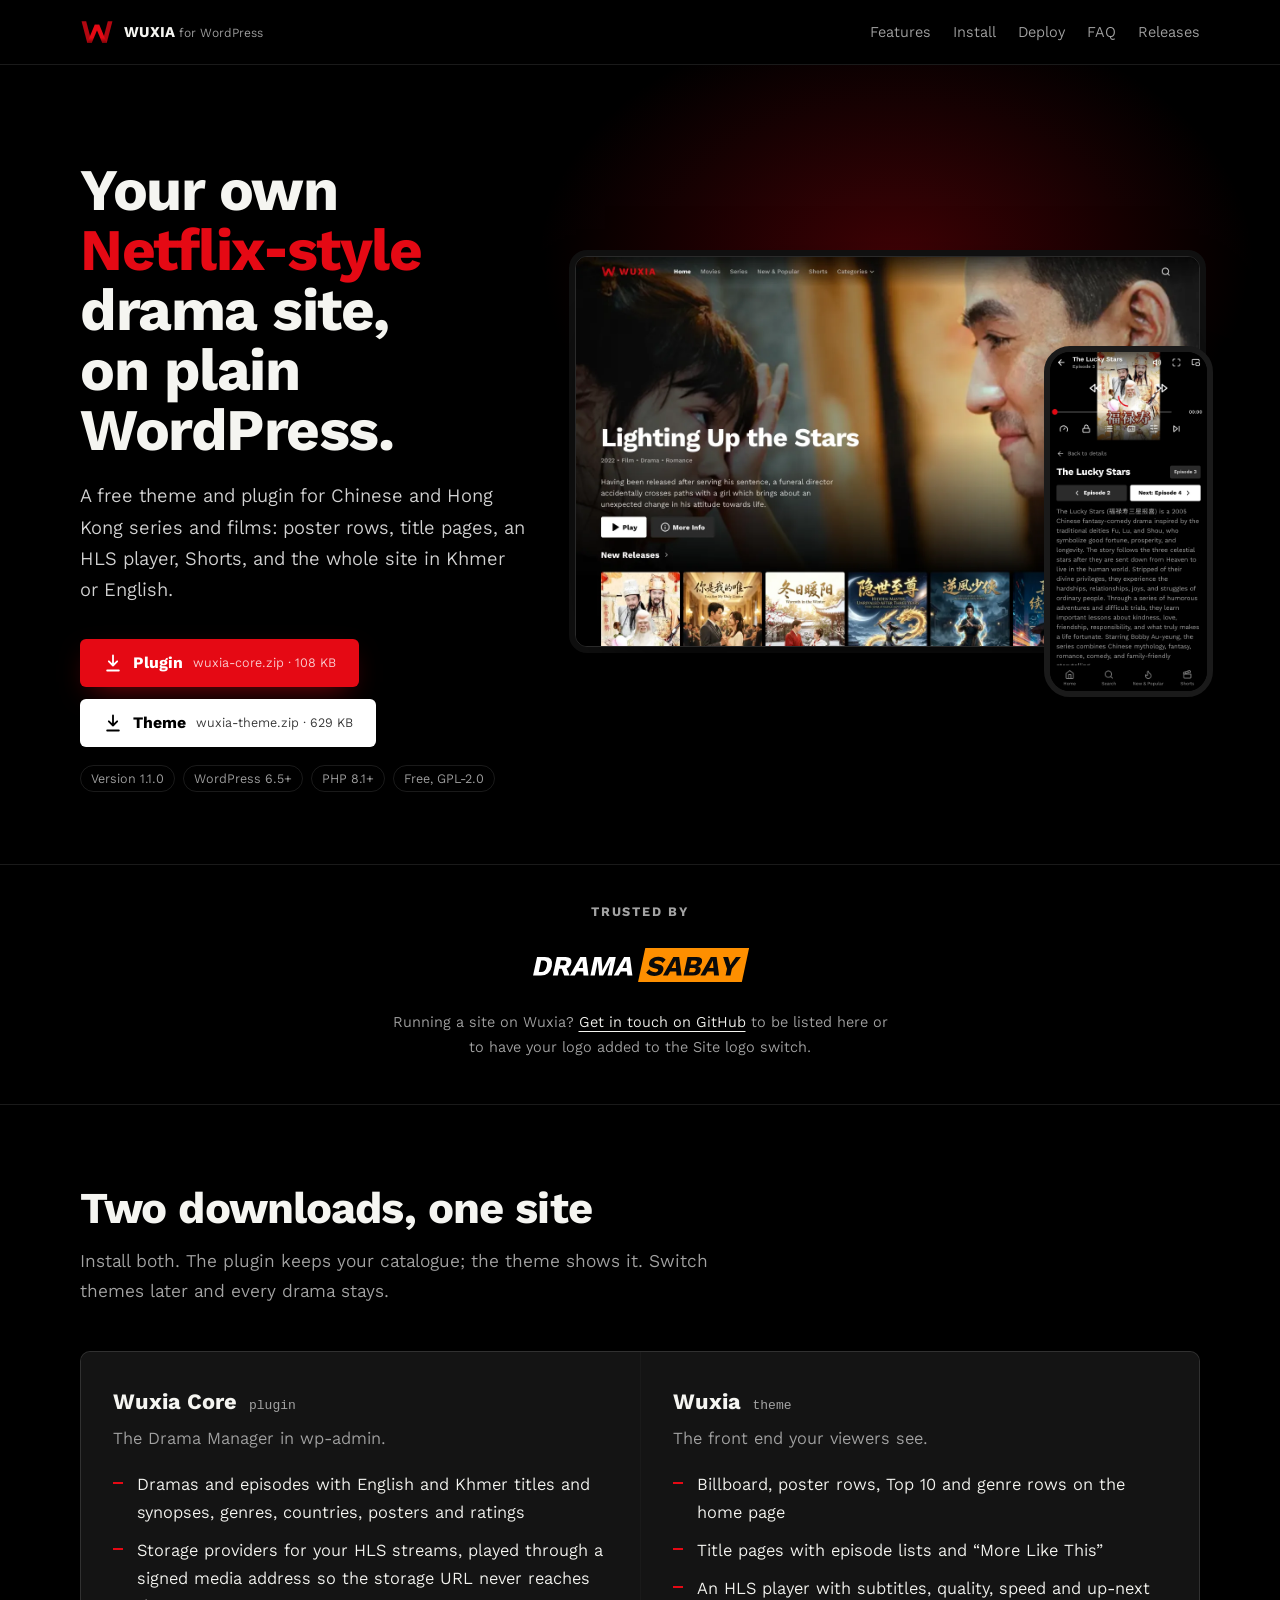
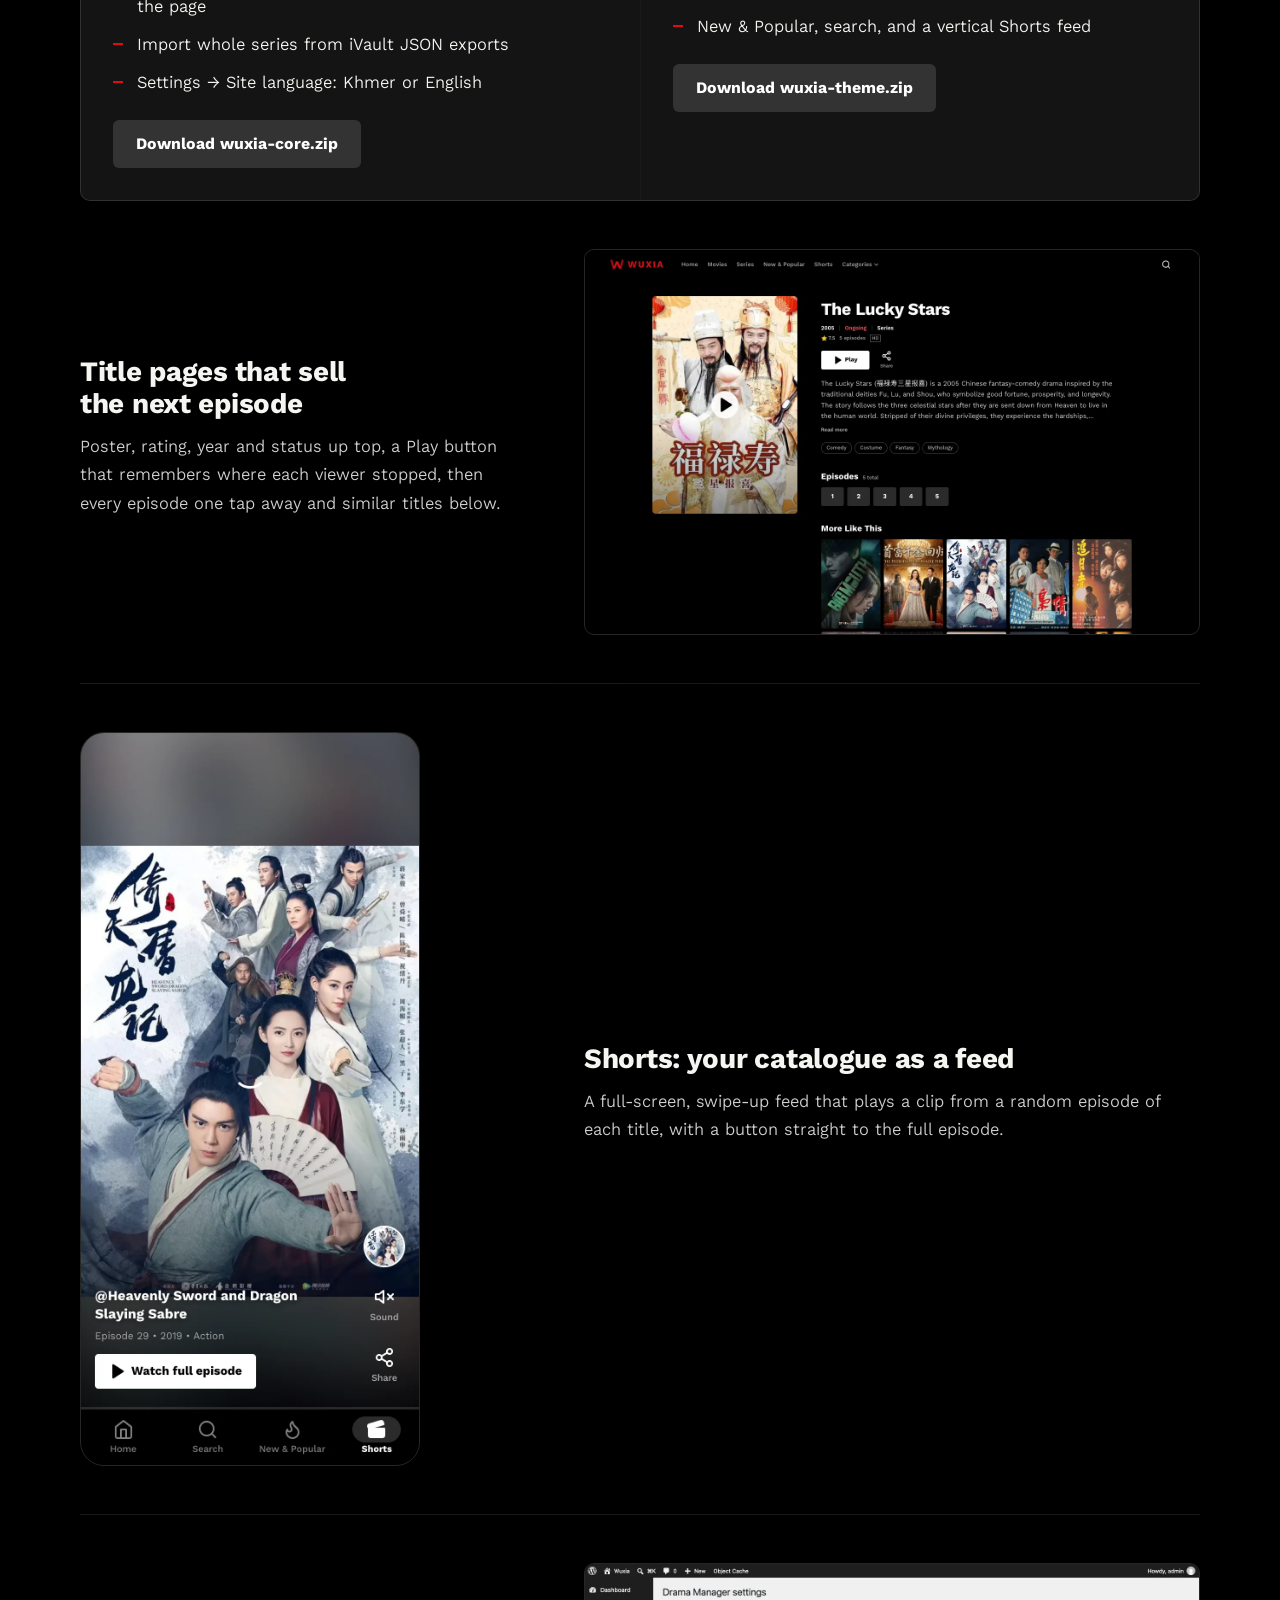
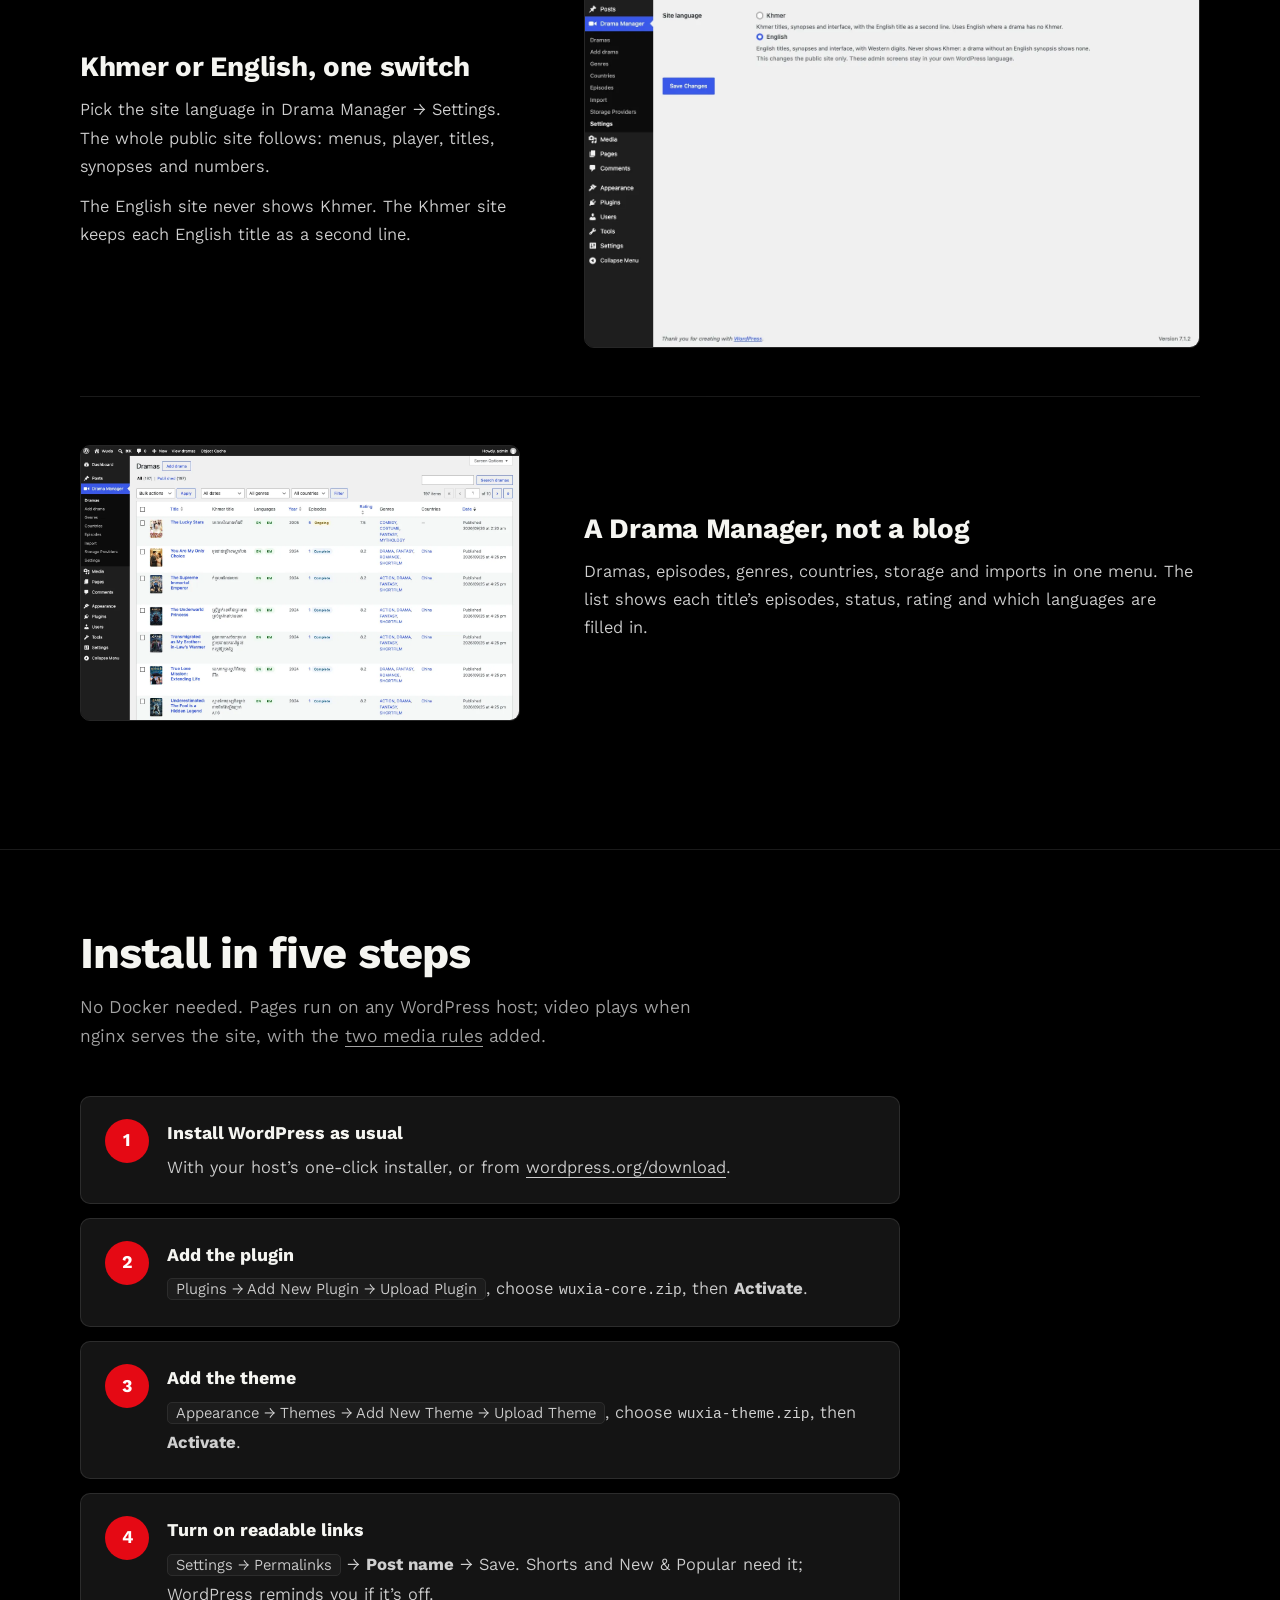
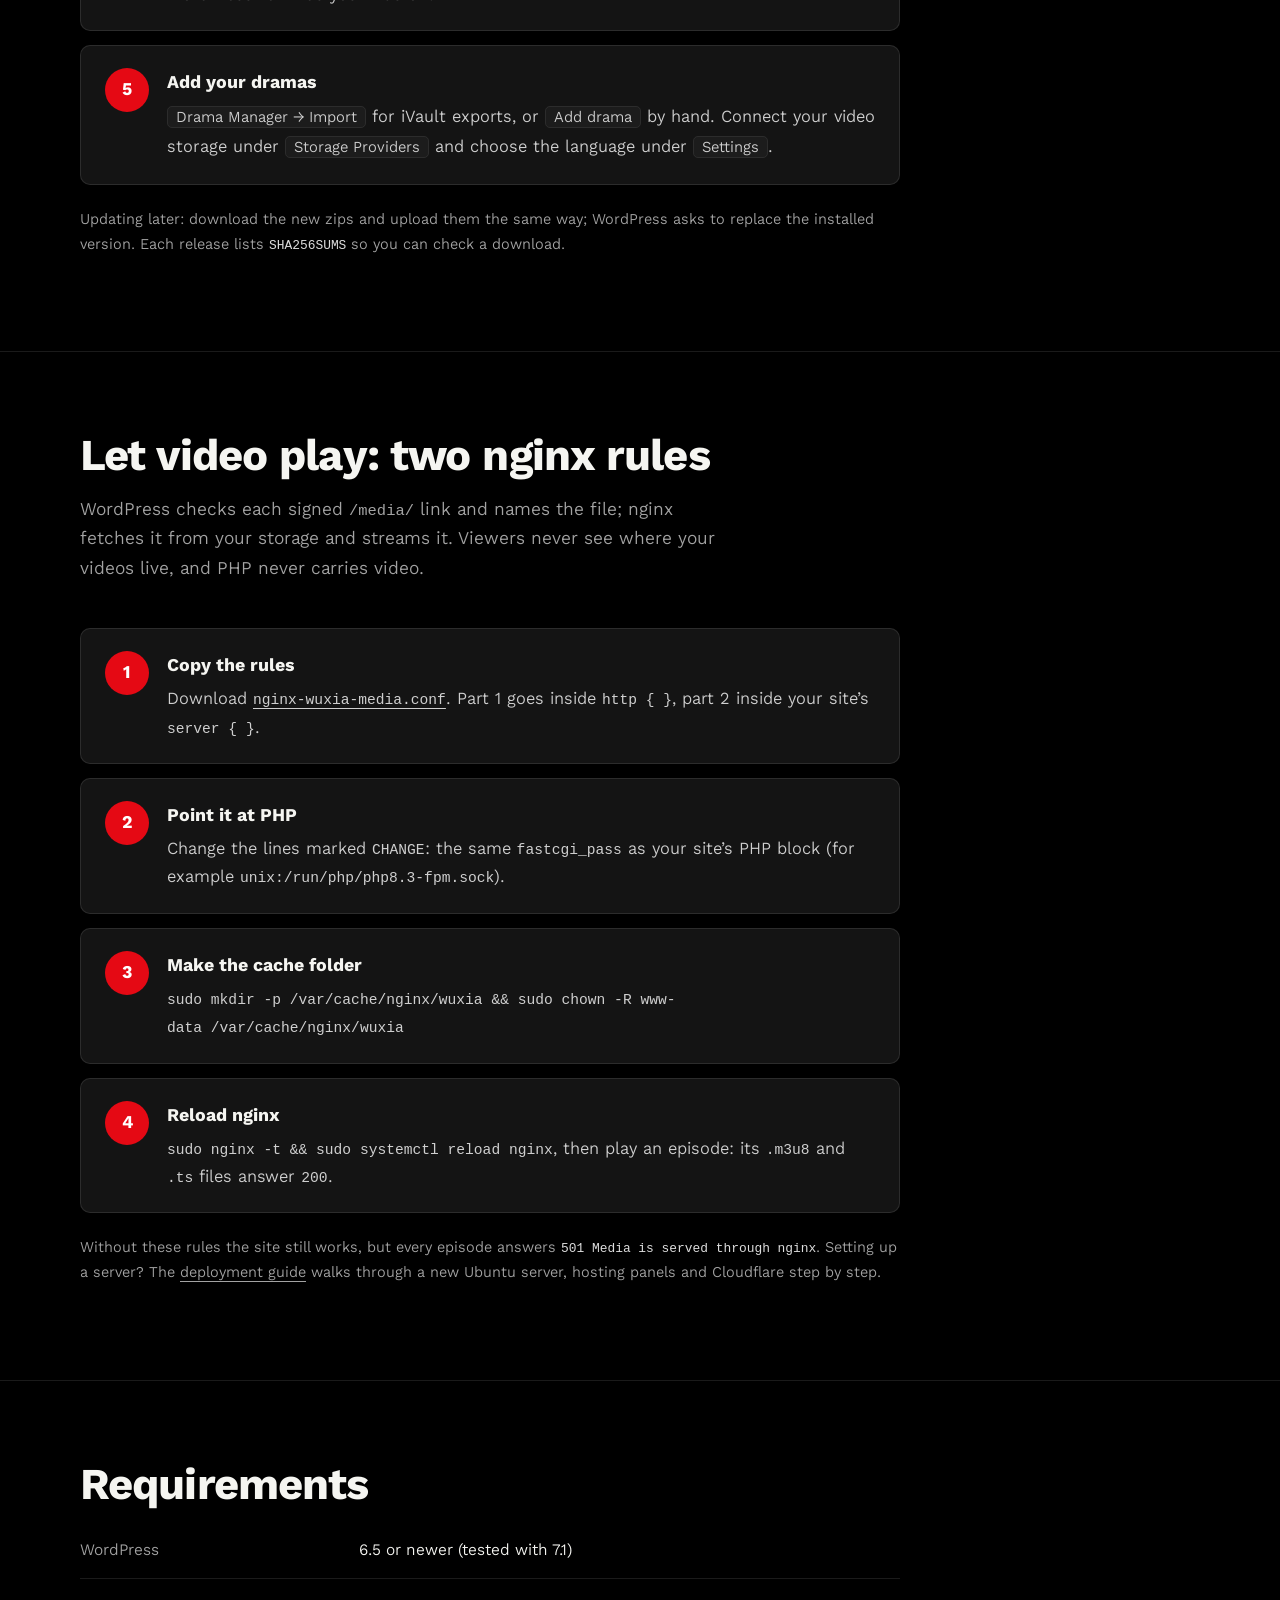
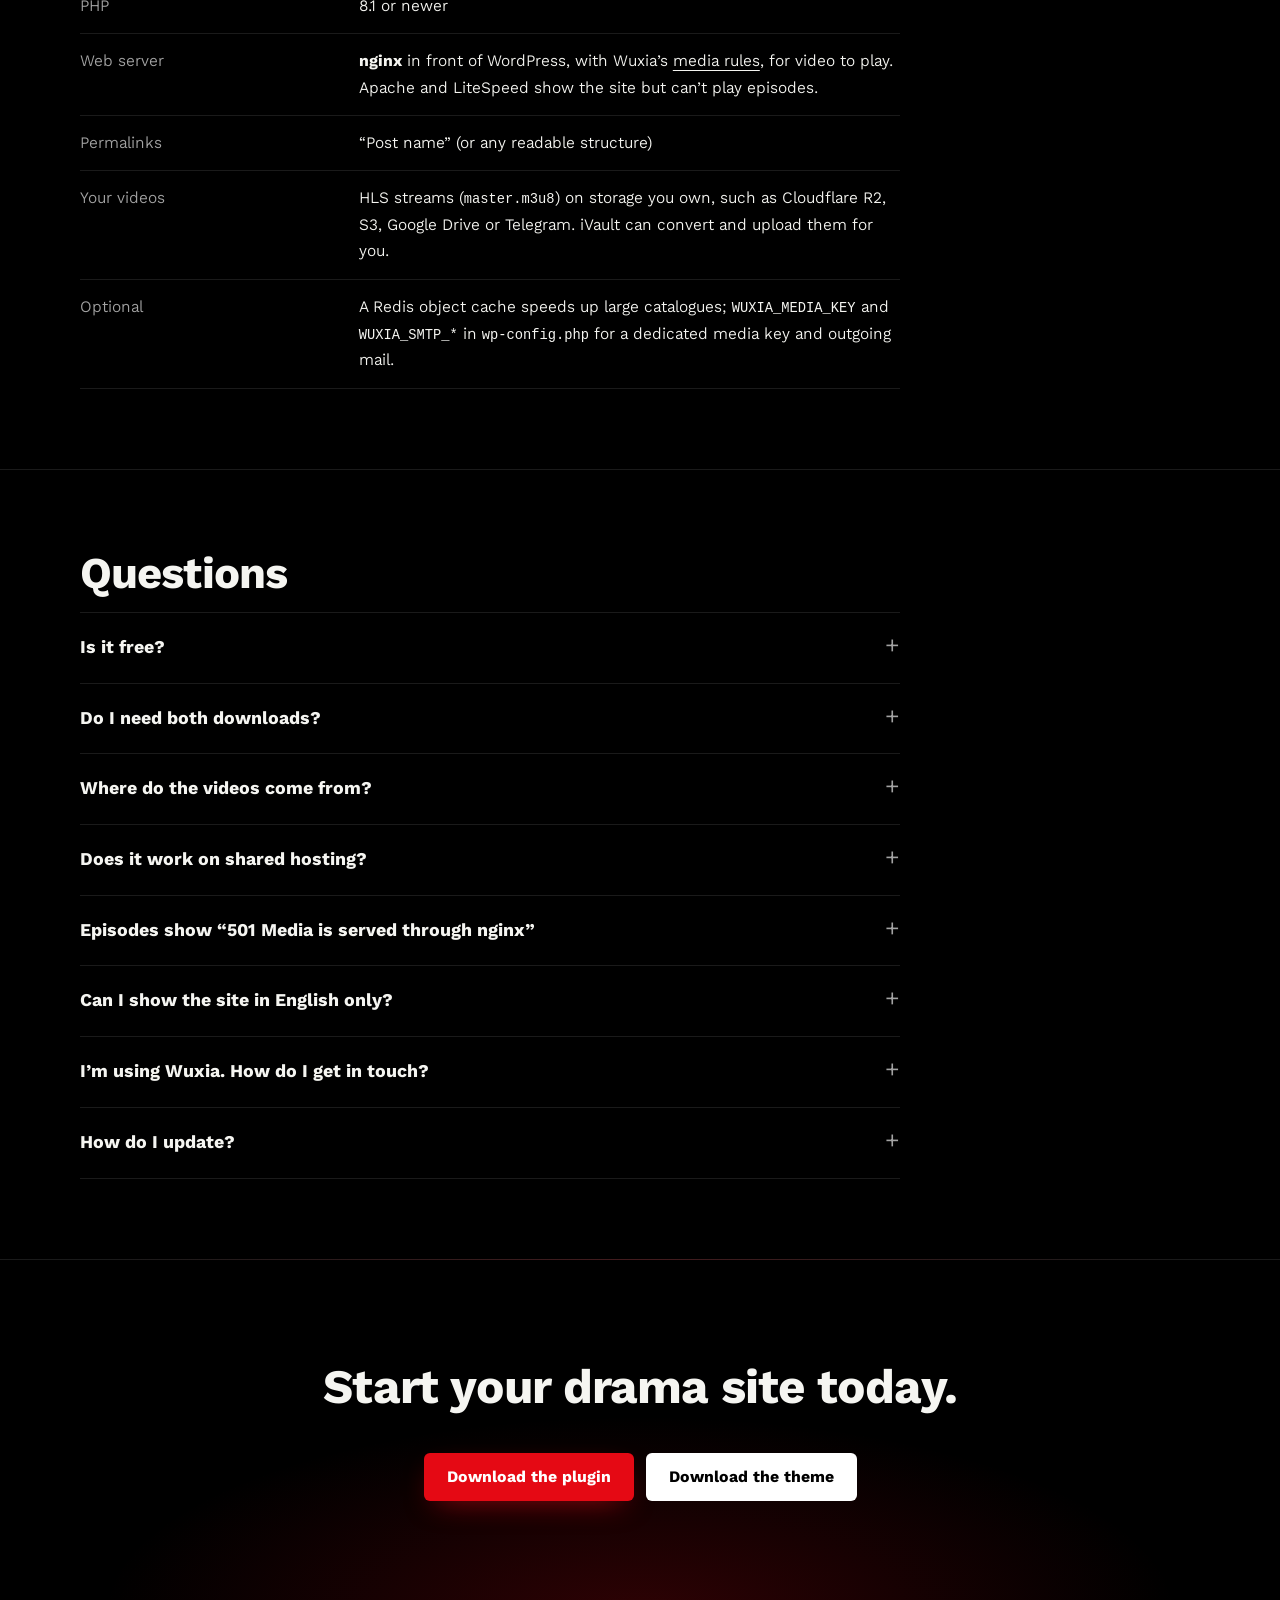
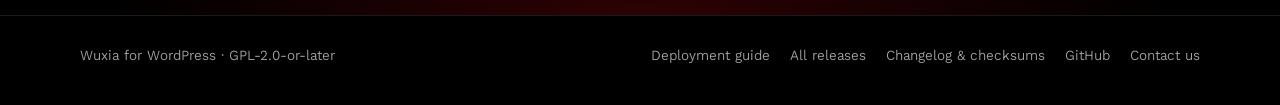
<file: index.html>
<!doctype html>
<html lang="en">
<head>
  <meta charset="utf-8">
  <meta name="viewport" content="width=device-width, initial-scale=1">
  <title>Wuxia for WordPress: a Netflix-style drama site, free</title>
  <meta name="description" content="A free WordPress theme and plugin for a Netflix-style site of Chinese and Hong Kong series and films: poster rows, title pages, an HLS player, Shorts, and Khmer or English. Install WordPress as usual, upload two zips.">
  <link rel="canonical" href="https://wuxia-kh.github.io/wuxia-press-published-/">
  <link rel="icon" href="favicon.svg" type="image/svg+xml">
  <meta name="theme-color" content="#000000">
  <meta property="og:type" content="website">
  <meta property="og:title" content="Wuxia for WordPress">
  <meta property="og:description" content="A free theme and plugin for a Netflix-style drama site on plain WordPress, in Khmer or English.">
  <meta property="og:url" content="https://wuxia-kh.github.io/wuxia-press-published-/">
  <meta property="og:image" content="https://wuxia-kh.github.io/wuxia-press-published-/assets/img/og.png">
  <meta property="og:image:width" content="1200">
  <meta property="og:image:height" content="630">
  <meta name="twitter:card" content="summary_large_image">
  <script src="assets/intro.js?v=14f276ac"></script>
  <link rel="preload" href="assets/fonts/KantumruyPro-Variable.ttf" as="font" type="font/ttf" crossorigin>
  <link rel="stylesheet" href="assets/site.css?v=447fc4e9">
</head>
<body>
  <div class="brand-intro" aria-hidden="true">
    <div class="bi-stage">
      <div class="bi-glow"></div>
      <svg class="bi-mark" viewBox="0 0 132 100" aria-hidden="true" focusable="false"><defs><linearGradient id="bi-fold" x1="0" y1="0" x2="0" y2="1"><stop offset="0" stop-color="#E50914"/><stop offset="0.72" stop-color="#E50914"/><stop offset="1" stop-color="#7A0308"/></linearGradient></defs><polygon class="s s1" fill="#B20710" points="6,8 24,8 46,92 28,92"/><polygon class="s s4" fill="#B20710" points="108,8 126,8 104,92 86,92"/><polygon class="s s2" fill="url(#bi-fold)" points="28,92 46,92 75,22 57,22"/><polygon class="s s3" fill="url(#bi-fold)" points="57,22 75,22 104,92 86,92"/></svg>
      <div class="bi-word">WUXIA</div>
    </div>
  </div>
  <header class="top">
    <div class="wrap">
      <a class="brand" href="./"><img src="assets/img/mark.svg" alt="" width="34" height="26"><span>WUXIA <small>for WordPress</small></span></a>
      <nav class="menu" aria-label="Site">
        <a class="wide" href="#features">Features</a>
        <a href="#install">Install</a>
        <a href="deploy.html">Deploy</a>
        <a class="wide" href="#faq">FAQ</a>
        <a href="https://github.com/Wuxia-KH/wuxia-press-published-/releases">Releases</a>
      </nav>
    </div>
  </header>

  <main>
    <section class="hero">
      <div class="wrap">
        <div>
          <h1>Your own <em>Netflix‑style</em> drama site, on plain WordPress.</h1>
          <p class="lede">A free theme and plugin for Chinese and Hong Kong series and films: poster rows, title pages, an HLS player, Shorts, and the whole site in Khmer or English.</p>
          <div class="downloads">
            <a class="btn btn-red" href="https://github.com/Wuxia-KH/wuxia-press-published-/releases/latest/download/wuxia-core.zip">
              <svg viewBox="0 0 24 24" fill="none" stroke="currentColor" stroke-width="2.2" stroke-linecap="round" stroke-linejoin="round" aria-hidden="true"><path d="M12 3v12m-5-5 5 5 5-5M5 21h14"/></svg>
              Plugin <small>wuxia-core.zip · 108 KB</small>
            </a>
            <a class="btn btn-white" href="https://github.com/Wuxia-KH/wuxia-press-published-/releases/latest/download/wuxia-theme.zip">
              <svg viewBox="0 0 24 24" fill="none" stroke="currentColor" stroke-width="2.2" stroke-linecap="round" stroke-linejoin="round" aria-hidden="true"><path d="M12 3v12m-5-5 5 5 5-5M5 21h14"/></svg>
              Theme <small>wuxia-theme.zip · 629 KB</small>
            </a>
          </div>
          <ul class="facts">
            <li>Version 1.1.0</li>
            <li>WordPress 6.5+</li>
            <li>PHP 8.1+</li>
            <li>Free, GPL-2.0</li>
          </ul>
        </div>
        <div class="stage">
          <div class="screen"><img src="assets/img/home.webp" width="1440" height="900" alt="The Wuxia home page: a billboard for Lighting Up the Stars above a row of new releases."></div>
          <div class="phone"><img src="assets/img/watch.webp" width="780" height="1688" alt="The episode page on a phone: the player, Episode 3, and next-episode buttons."></div>
        </div>
      </div>
    </section>

    <section class="trusted" aria-labelledby="trusted-title">
      <div class="wrap">
        <p class="trusted-label" id="trusted-title">Trusted by</p>
        <ul class="trusted-sites">
          <li><a href="https://dramasabay.com/" rel="noopener" title="DramaSabay: Asian dramas and movies"><img src="assets/img/sites/dramasabay.svg" width="767" height="120" alt="DramaSabay"></a></li>
        </ul>
        <p class="trusted-cta">Running a site on Wuxia? <a href="https://github.com/Wuxia-KH/wuxia-press-published-/issues/new?template=use-wuxia.yml">Get in touch on GitHub</a> to be listed here or to have your logo added to the Site logo switch.</p>
      </div>
    </section>

    <section class="section" id="features">
      <div class="wrap">
        <h2>Two downloads, one site</h2>
        <p class="intro">Install both. The plugin keeps your catalogue; the theme shows it. Switch themes later and every drama stays.</p>
        <div class="box">
          <div class="pkg">
            <h3>Wuxia Core <code>plugin</code></h3>
            <p>The Drama Manager in wp-admin.</p>
            <ul>
              <li>Dramas and episodes with English and Khmer titles and synopses, genres, countries, posters and ratings</li>
              <li>Storage providers for your HLS streams, played through a signed media address so the storage URL never reaches the page</li>
              <li>Import whole series from iVault JSON exports</li>
              <li>Settings → Site language: Khmer or English</li>
            </ul>
            <a class="btn btn-ghost" href="https://github.com/Wuxia-KH/wuxia-press-published-/releases/latest/download/wuxia-core.zip">Download wuxia-core.zip</a>
          </div>
          <div class="pkg">
            <h3>Wuxia <code>theme</code></h3>
            <p>The front end your viewers see.</p>
            <ul>
              <li>Billboard, poster rows, Top 10 and genre rows on the home page</li>
              <li>Title pages with episode lists and “More Like This”</li>
              <li>An HLS player with subtitles, quality, speed and up-next</li>
              <li>New &amp; Popular, search, and a vertical Shorts feed</li>
            </ul>
            <a class="btn btn-ghost" href="https://github.com/Wuxia-KH/wuxia-press-published-/releases/latest/download/wuxia-theme.zip">Download wuxia-theme.zip</a>
          </div>
        </div>

        <div class="feature">
          <div>
            <h3>Title pages that sell the next episode</h3>
            <p>Poster, rating, year and status up top, a Play button that remembers where each viewer stopped, then every episode one tap away and similar titles below.</p>
          </div>
          <figure class="shot" style="margin:0"><img src="assets/img/title.webp" width="1440" height="900" loading="lazy" alt="A title page for The Lucky Stars: poster, Play, synopsis, genre tags and five episodes."></figure>
        </div>

        <div class="feature flip">
          <div>
            <h3>Shorts: your catalogue as a feed</h3>
            <p>A full-screen, swipe-up feed that plays a clip from a random episode of each title, with a button straight to the full episode.</p>
          </div>
          <figure class="shot tall" style="margin:0"><img src="assets/img/shorts.webp" width="780" height="1688" loading="lazy" alt="The Shorts feed on a phone, playing Heavenly Sword and Dragon Slaying Sabre, Episode 29."></figure>
        </div>

        <div class="feature">
          <div>
            <h3>Khmer or English, one switch</h3>
            <p>Pick the site language in Drama Manager → Settings. The whole public site follows: menus, player, titles, synopses and numbers.</p>
            <p>The English site never shows Khmer. The Khmer site keeps each English title as a second line.</p>
          </div>
          <figure class="shot" style="margin:0"><img src="assets/img/admin-settings.webp" width="1440" height="900" loading="lazy" alt="Drama Manager settings with a Site language choice of Khmer or English."></figure>
        </div>

        <div class="feature flip">
          <div>
            <h3>A Drama Manager, not a blog</h3>
            <p>Dramas, episodes, genres, countries, storage and imports in one menu. The list shows each title’s episodes, status, rating and which languages are filled in.</p>
          </div>
          <figure class="shot" style="margin:0"><img src="assets/img/admin-dramas.webp" width="1440" height="900" loading="lazy" alt="The Dramas list in wp-admin with posters, Khmer titles, language badges, episode counts and genres."></figure>
        </div>
      </div>
    </section>

    <section class="section" id="install">
      <div class="wrap">
        <h2>Install in five steps</h2>
        <p class="intro">No Docker needed. Pages run on any WordPress host; video plays when nginx serves the site, with the <a href="#playback">two media rules</a> added.</p>
        <ol class="steps">
          <li><b>Install WordPress as usual</b><p>With your host’s one-click installer, or from <a href="https://wordpress.org/download/">wordpress.org/download</a>.</p></li>
          <li><b>Add the plugin</b><p><span class="path">Plugins → Add New Plugin → Upload Plugin</span>, choose <code>wuxia-core.zip</code>, then <strong>Activate</strong>.</p></li>
          <li><b>Add the theme</b><p><span class="path">Appearance → Themes → Add New Theme → Upload Theme</span>, choose <code>wuxia-theme.zip</code>, then <strong>Activate</strong>.</p></li>
          <li><b>Turn on readable links</b><p><span class="path">Settings → Permalinks</span> → <strong>Post name</strong> → Save. Shorts and New &amp; Popular need it; WordPress reminds you if it’s off.</p></li>
          <li><b>Add your dramas</b><p><span class="path">Drama Manager → Import</span> for iVault exports, or <span class="path">Add drama</span> by hand. Connect your video storage under <span class="path">Storage Providers</span> and choose the language under <span class="path">Settings</span>.</p></li>
        </ol>
        <p class="note">Updating later: download the new zips and upload them the same way; WordPress asks to replace the installed version. Each release lists <code>SHA256SUMS</code> so you can check a download.</p>
      </div>
    </section>

    <section class="section" id="playback">
      <div class="wrap">
        <h2>Let video play: two nginx rules</h2>
        <p class="intro">WordPress checks each signed <code>/media/</code> link and names the file; nginx fetches it from your storage and streams it. Viewers never see where your videos live, and PHP never carries video.</p>
        <ol class="steps">
          <li><b>Copy the rules</b><p>Download <a href="https://github.com/Wuxia-KH/wuxia-press-published-/blob/main/server/nginx-wuxia-media.conf"><code>nginx-wuxia-media.conf</code></a>. Part 1 goes inside <code>http { }</code>, part 2 inside your site’s <code>server { }</code>.</p></li>
          <li><b>Point it at PHP</b><p>Change the lines marked <code>CHANGE</code>: the same <code>fastcgi_pass</code> as your site’s PHP block (for example <code>unix:/run/php/php8.3-fpm.sock</code>).</p></li>
          <li><b>Make the cache folder</b><p><code>sudo mkdir -p /var/cache/nginx/wuxia &amp;&amp; sudo chown -R www-data /var/cache/nginx/wuxia</code></p></li>
          <li><b>Reload nginx</b><p><code>sudo nginx -t &amp;&amp; sudo systemctl reload nginx</code>, then play an episode: its <code>.m3u8</code> and <code>.ts</code> files answer <code>200</code>.</p></li>
        </ol>
        <p class="note">Without these rules the site still works, but every episode answers <code>501 Media is served through nginx</code>. Setting up a server? The <a href="deploy.html">deployment guide</a> walks through a new Ubuntu server, hosting panels and Cloudflare step by step.</p>
      </div>
    </section>

    <section class="section">
      <div class="wrap">
        <h2>Requirements</h2>
        <table class="reqs">
          <tr><th scope="row">WordPress</th><td>6.5 or newer (tested with 7.1)</td></tr>
          <tr><th scope="row">PHP</th><td>8.1 or newer</td></tr>
          <tr><th scope="row">Web server</th><td><strong>nginx</strong> in front of WordPress, with Wuxia’s <a href="#playback">media rules</a>, for video to play. Apache and LiteSpeed show the site but can’t play episodes.</td></tr>
          <tr><th scope="row">Permalinks</th><td>“Post name” (or any readable structure)</td></tr>
          <tr><th scope="row">Your videos</th><td>HLS streams (<code>master.m3u8</code>) on storage you own, such as Cloudflare R2, S3, Google Drive or Telegram. iVault can convert and upload them for you.</td></tr>
          <tr><th scope="row">Optional</th><td>A Redis object cache speeds up large catalogues; <code>WUXIA_MEDIA_KEY</code> and <code>WUXIA_SMTP_*</code> in <code>wp-config.php</code> for a dedicated media key and outgoing mail.</td></tr>
        </table>
      </div>
    </section>

    <section class="section" id="faq">
      <div class="wrap">
        <h2>Questions</h2>
        <div class="faq">
          <details>
            <summary>Is it free?</summary>
            <div class="a"><p>Yes. The theme and plugin are free software under the GPL, version 2 or later, like WordPress itself. Use them on as many sites as you like.</p></div>
          </details>
          <details>
            <summary>Do I need both downloads?</summary>
            <div class="a"><p>Yes. The plugin holds your dramas and episodes; the theme displays them. The theme runs without the plugin but has nothing to show, and it tells you so in wp-admin.</p></div>
          </details>
          <details>
            <summary>Where do the videos come from?</summary>
            <div class="a"><p>From your own storage. Each episode points at an HLS stream (<code>master.m3u8</code>). The iVault desktop app converts video files and uploads them to R2, S3, Google Drive, Telegram and more, then exports JSON the plugin imports.</p></div>
          </details>
          <details>
            <summary>Does it work on shared hosting?</summary>
            <div class="a"><p>The site does: install, import and every page in Khmer and English work on a standard WordPress 7.1 with no extra configuration. Video playback needs nginx with the <a href="#playback">media rules</a>, which most shared hosting (Apache or LiteSpeed) can’t add. Use a VPS, or a panel that runs nginx and accepts custom configuration.</p></div>
          </details>
          <details>
            <summary>Episodes show “501 Media is served through nginx”</summary>
            <div class="a"><p>The server has no media rules, so WordPress refuses to answer rather than reveal your storage address. Add <a href="#playback">the nginx rules</a> and reload nginx. A <code>403</code> “link has expired” just means the page is more than six hours old: reload it.</p></div>
          </details>
          <details>
            <summary>Can I show the site in English only?</summary>
            <div class="a"><p>Yes. Choose English in Drama Manager → Settings. Titles and synopses come from each drama’s English fields, and no Khmer is shown anywhere on the public site.</p></div>
          </details>
          <details>
            <summary>I’m using Wuxia. How do I get in touch?</summary>
            <div class="a"><p>Open a <a href="https://github.com/Wuxia-KH/wuxia-press-published-/issues/new?template=use-wuxia.yml">“Using Wuxia on your site” issue on GitHub</a>. Tell us your site’s name and address, and whether you’d like it listed under Trusted by, your logo added to <span class="path">Drama Manager → Settings → Site logo</span>, or help with setup. We reply there.</p></div>
          </details>
          <details>
            <summary>How do I update?</summary>
            <div class="a"><p>Download the latest zips from this page and upload them again; WordPress offers to replace the current version. Your dramas, episodes and settings stay.</p></div>
          </details>
        </div>
      </div>
    </section>

    <section class="final">
      <div class="wrap">
        <h2>Start your drama site today.</h2>
        <div class="downloads">
          <a class="btn btn-red" href="https://github.com/Wuxia-KH/wuxia-press-published-/releases/latest/download/wuxia-core.zip">Download the plugin</a>
          <a class="btn btn-white" href="https://github.com/Wuxia-KH/wuxia-press-published-/releases/latest/download/wuxia-theme.zip">Download the theme</a>
        </div>
      </div>
    </section>
  </main>

  <footer>
    <div class="wrap">
      <span>Wuxia for WordPress · GPL-2.0-or-later</span>
      <nav aria-label="Footer">
        <a href="deploy.html">Deployment guide</a>
        <a href="https://github.com/Wuxia-KH/wuxia-press-published-/releases">All releases</a>
        <a href="https://github.com/Wuxia-KH/wuxia-press-published-/releases/latest">Changelog &amp; checksums</a>
        <a href="https://github.com/Wuxia-KH/wuxia-press-published-">GitHub</a>
        <a href="https://github.com/Wuxia-KH/wuxia-press-published-/issues/new?template=use-wuxia.yml">Contact us</a>
      </nav>
    </div>
  </footer>
</body>
</html>
</file>
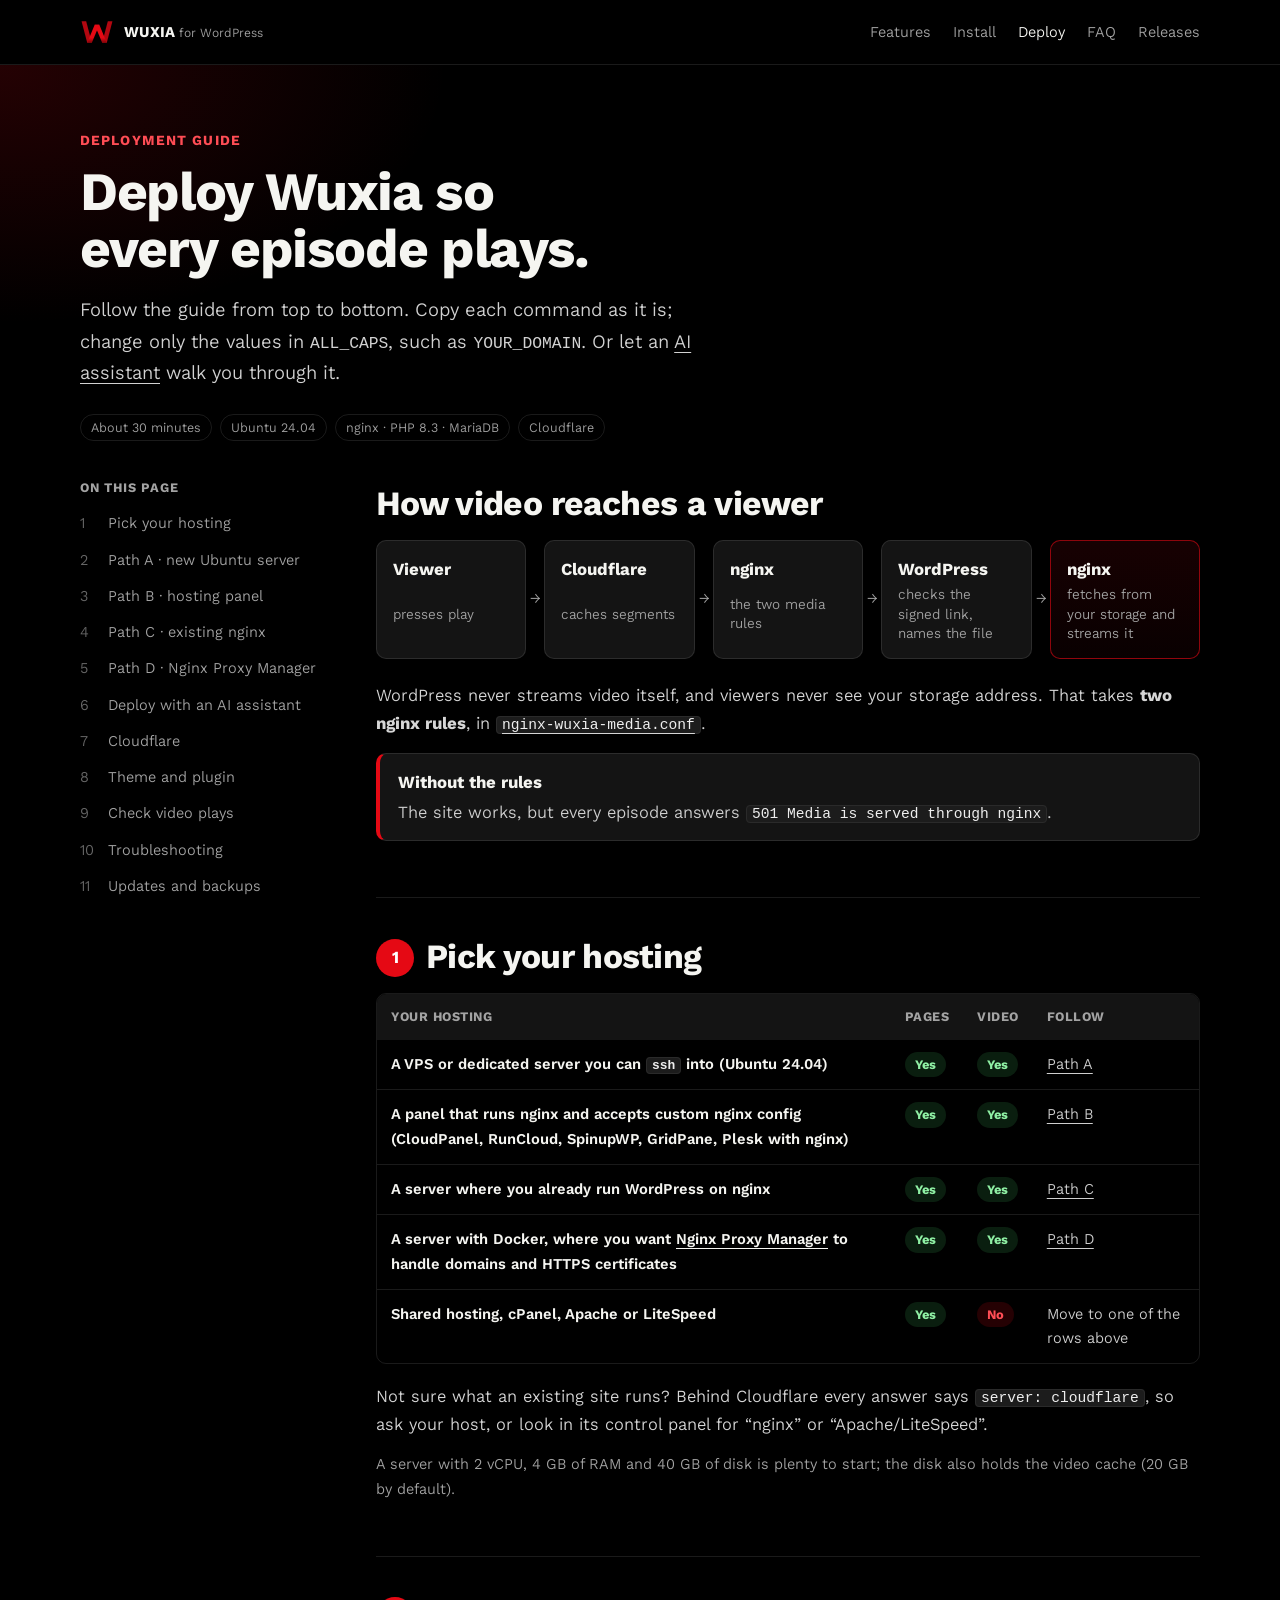
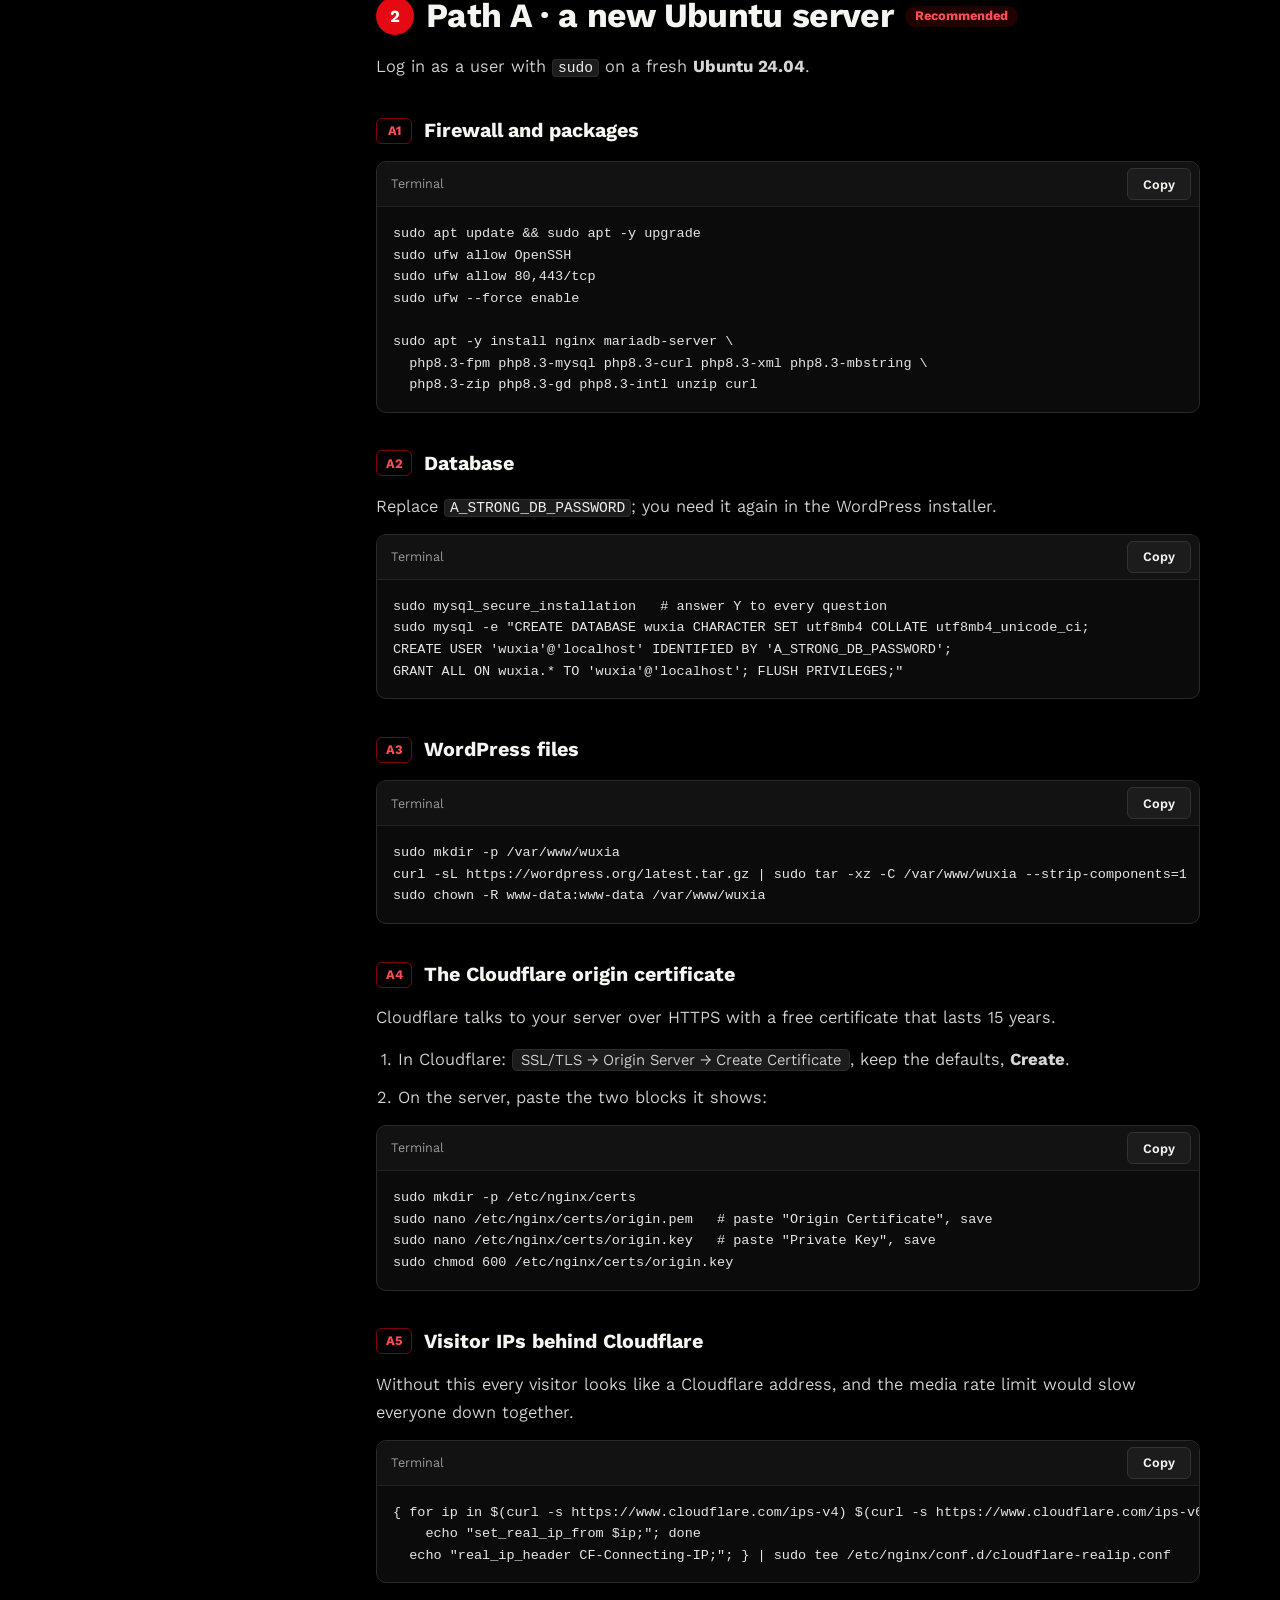
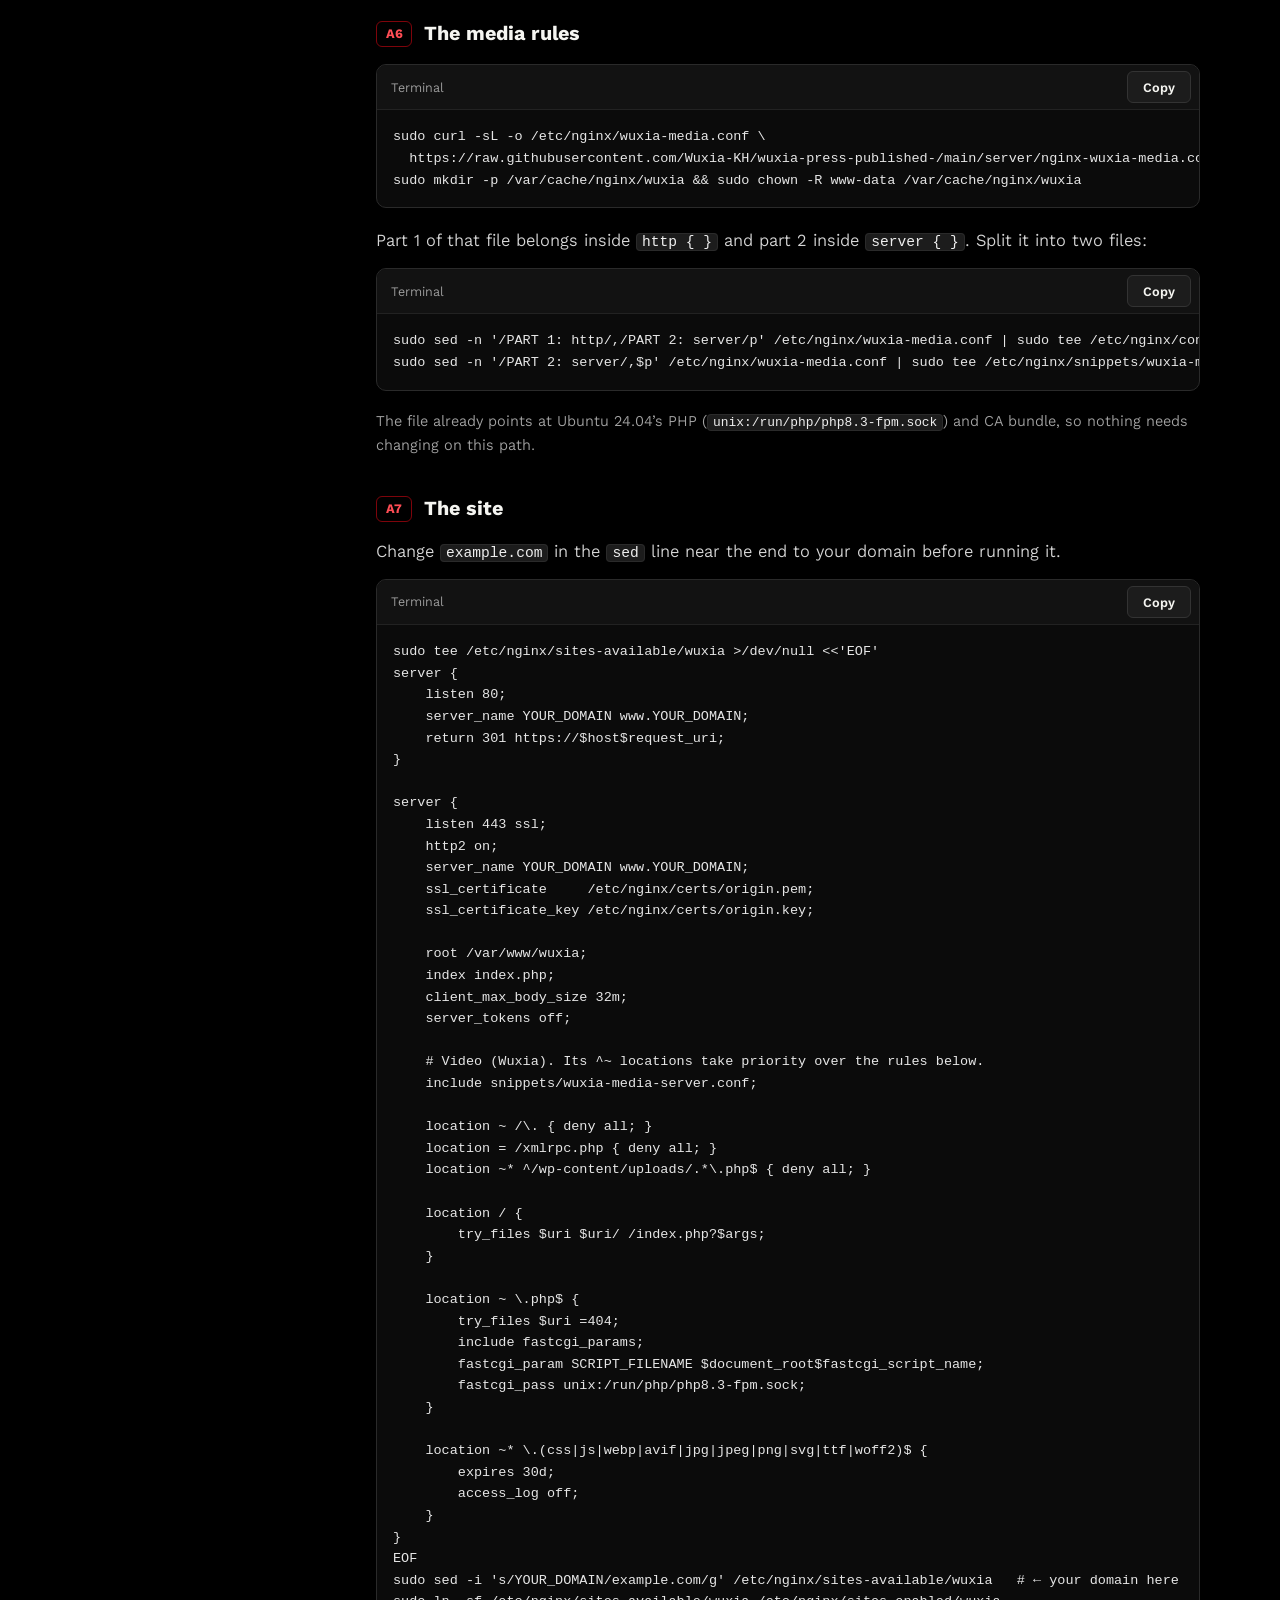
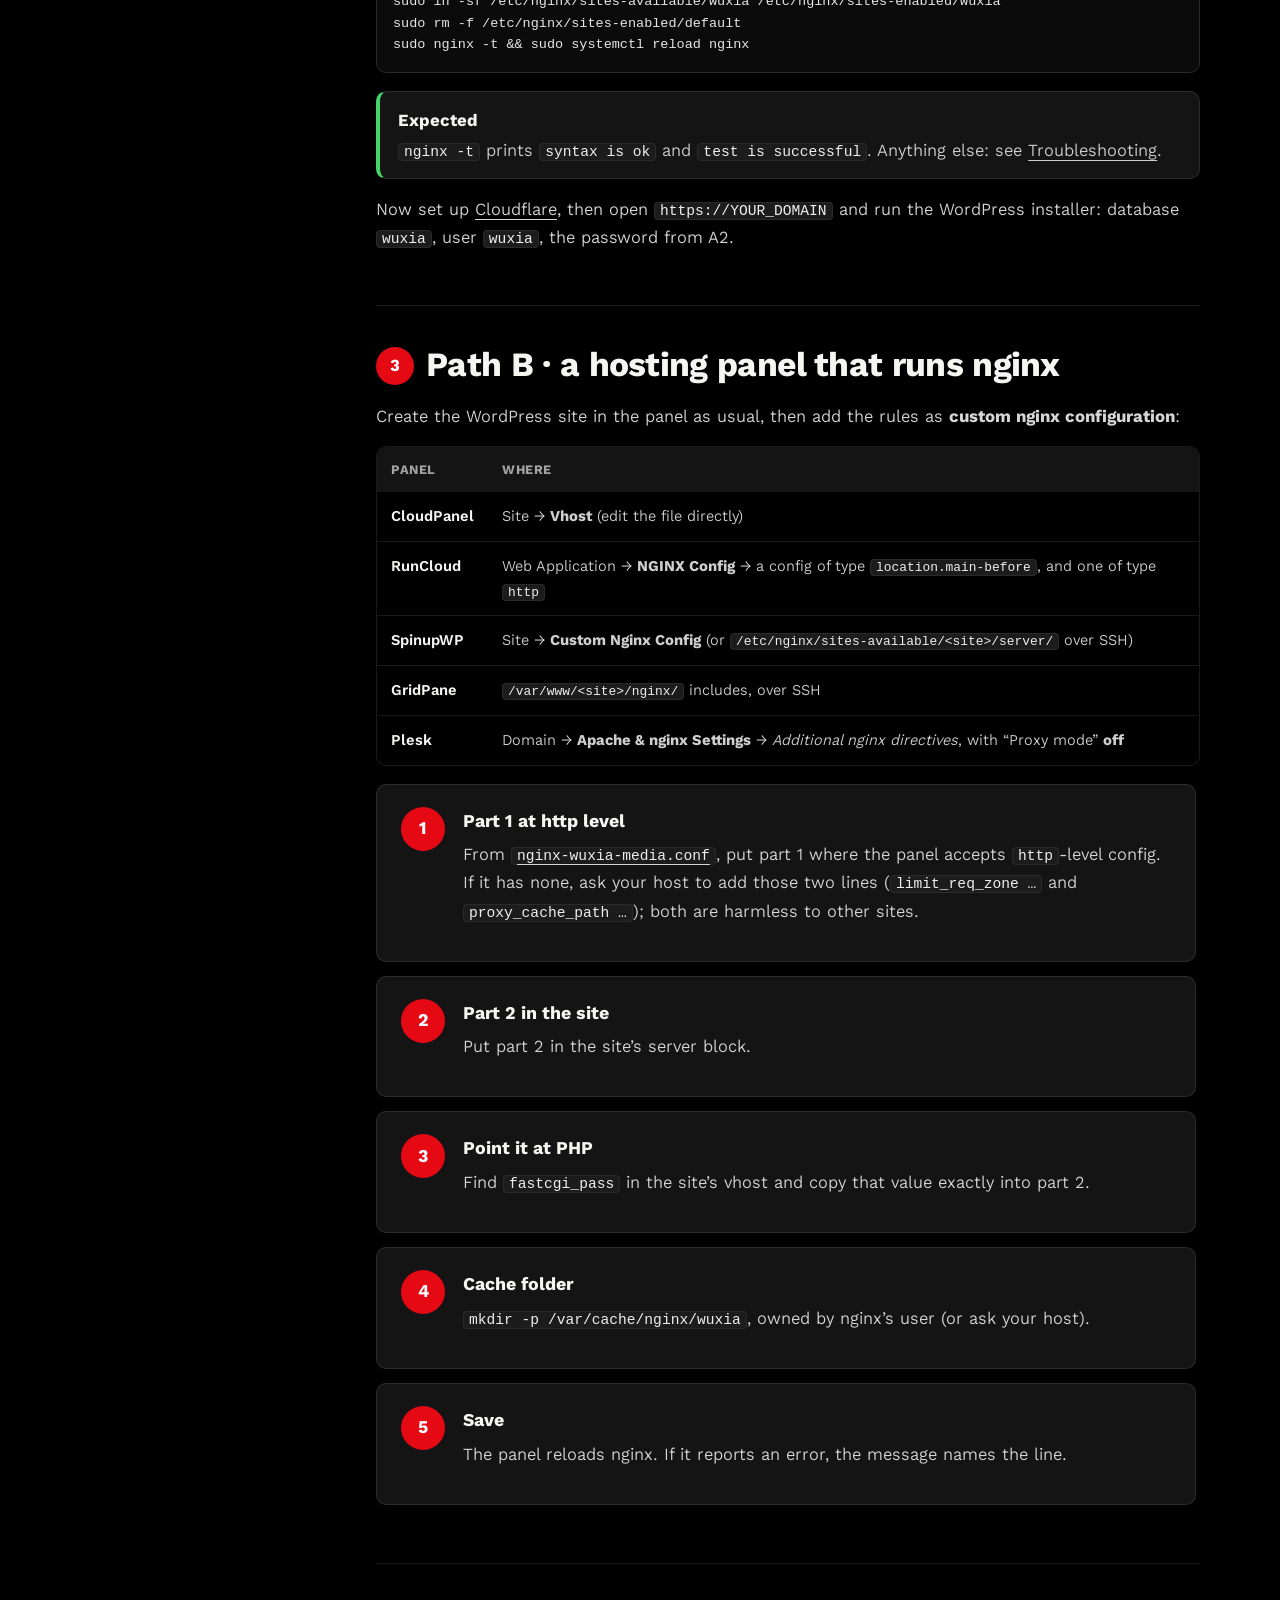
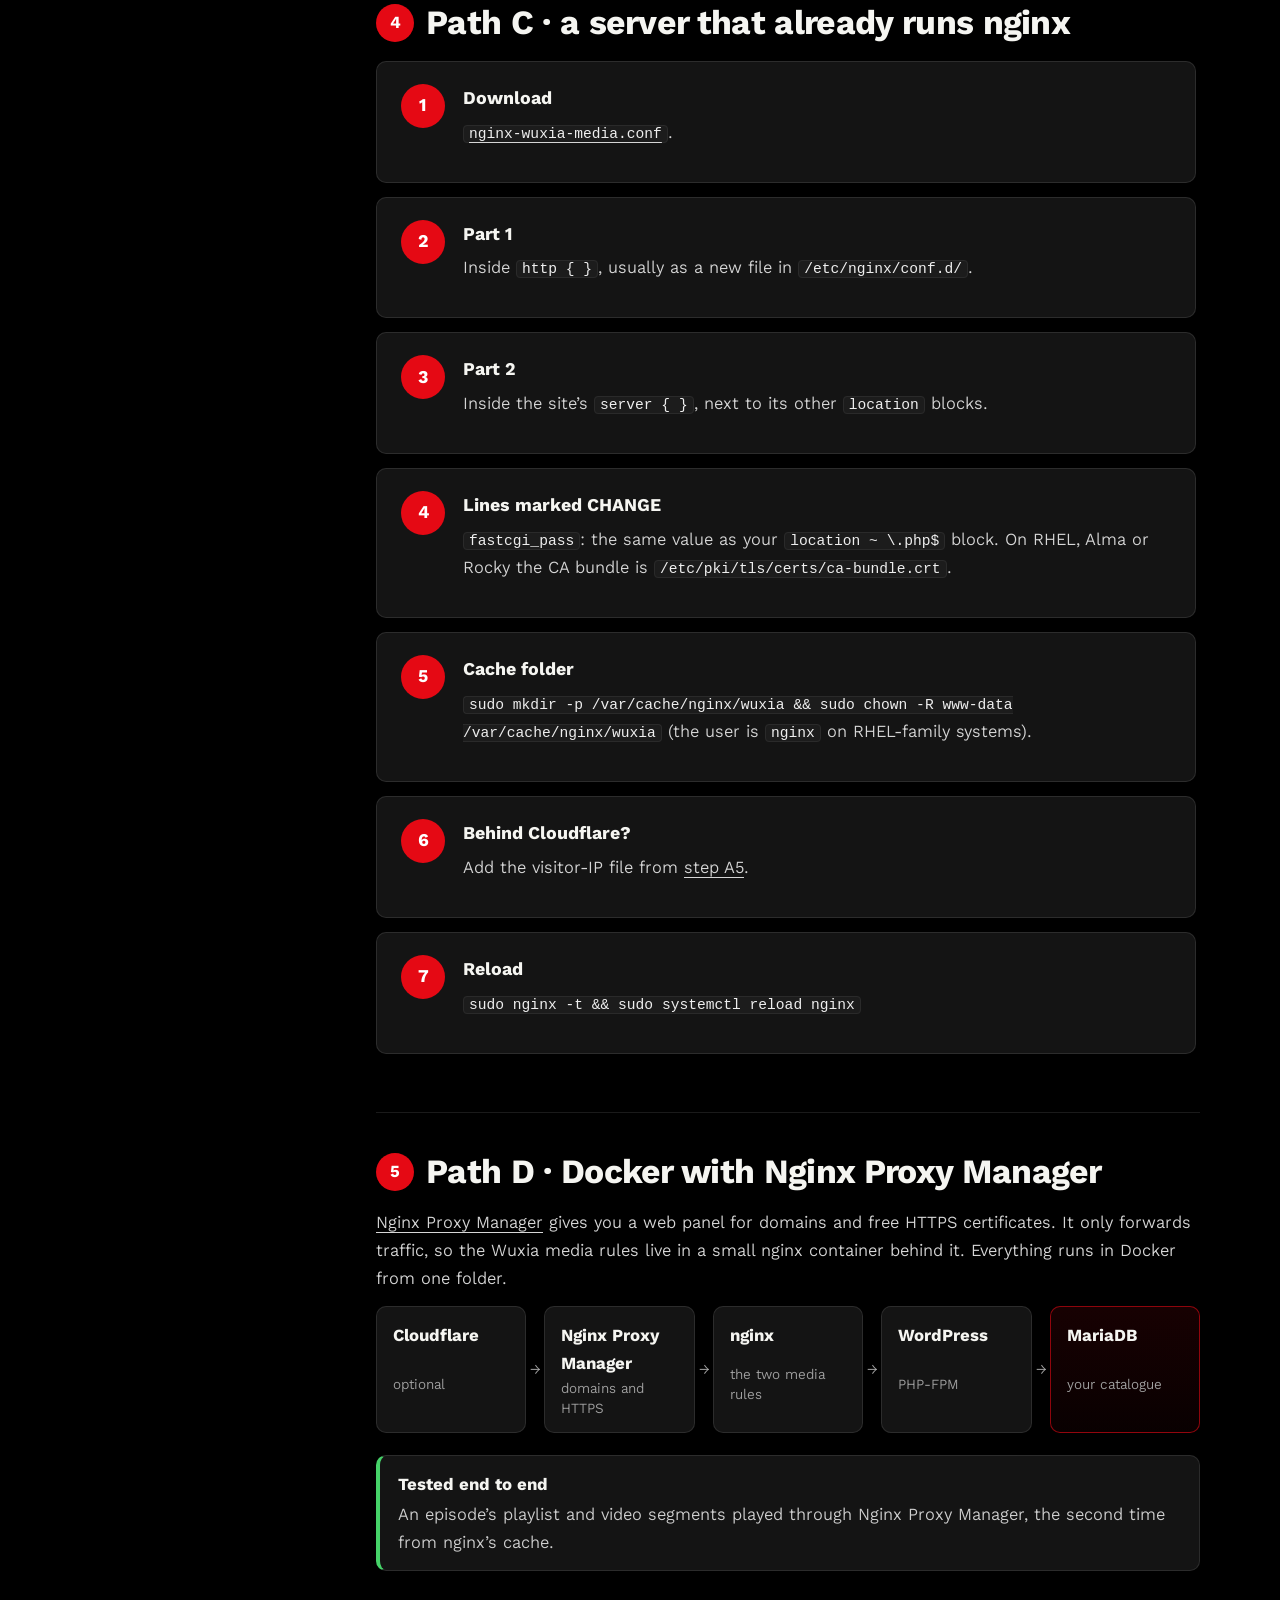
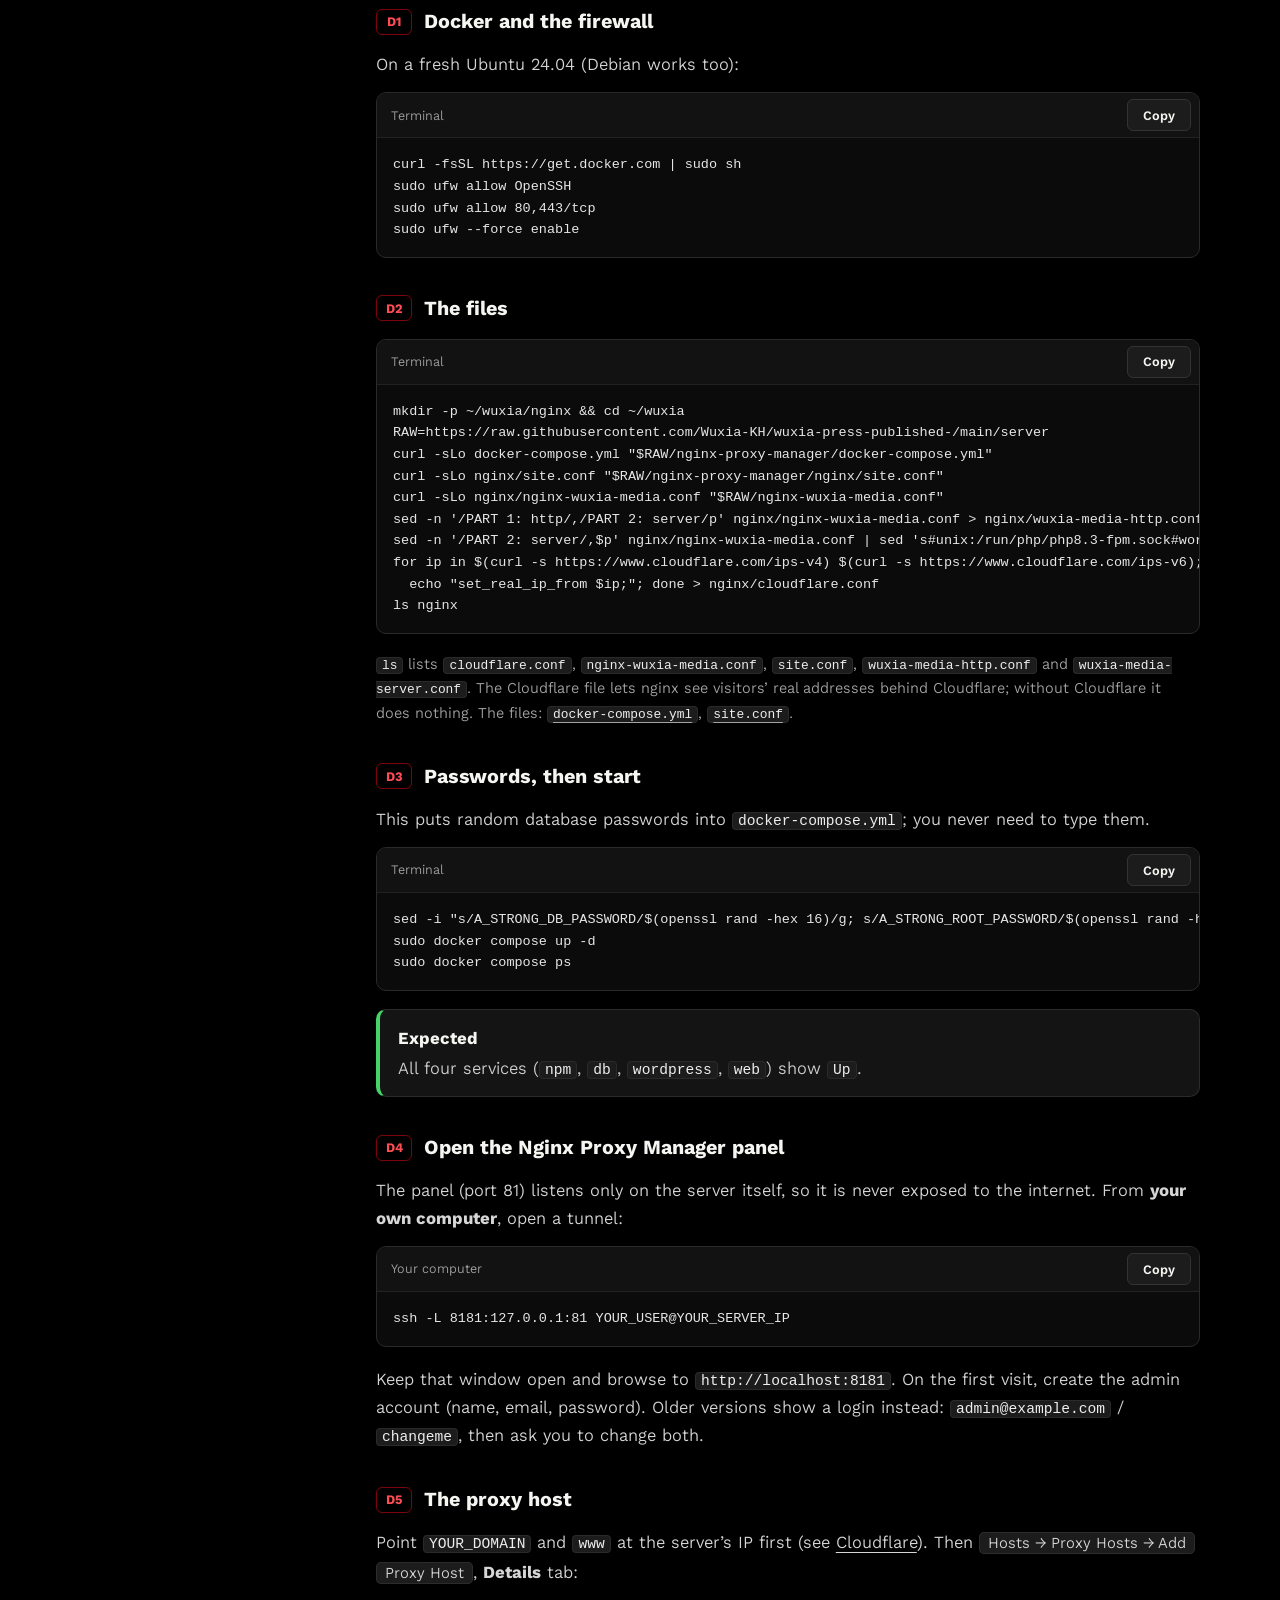
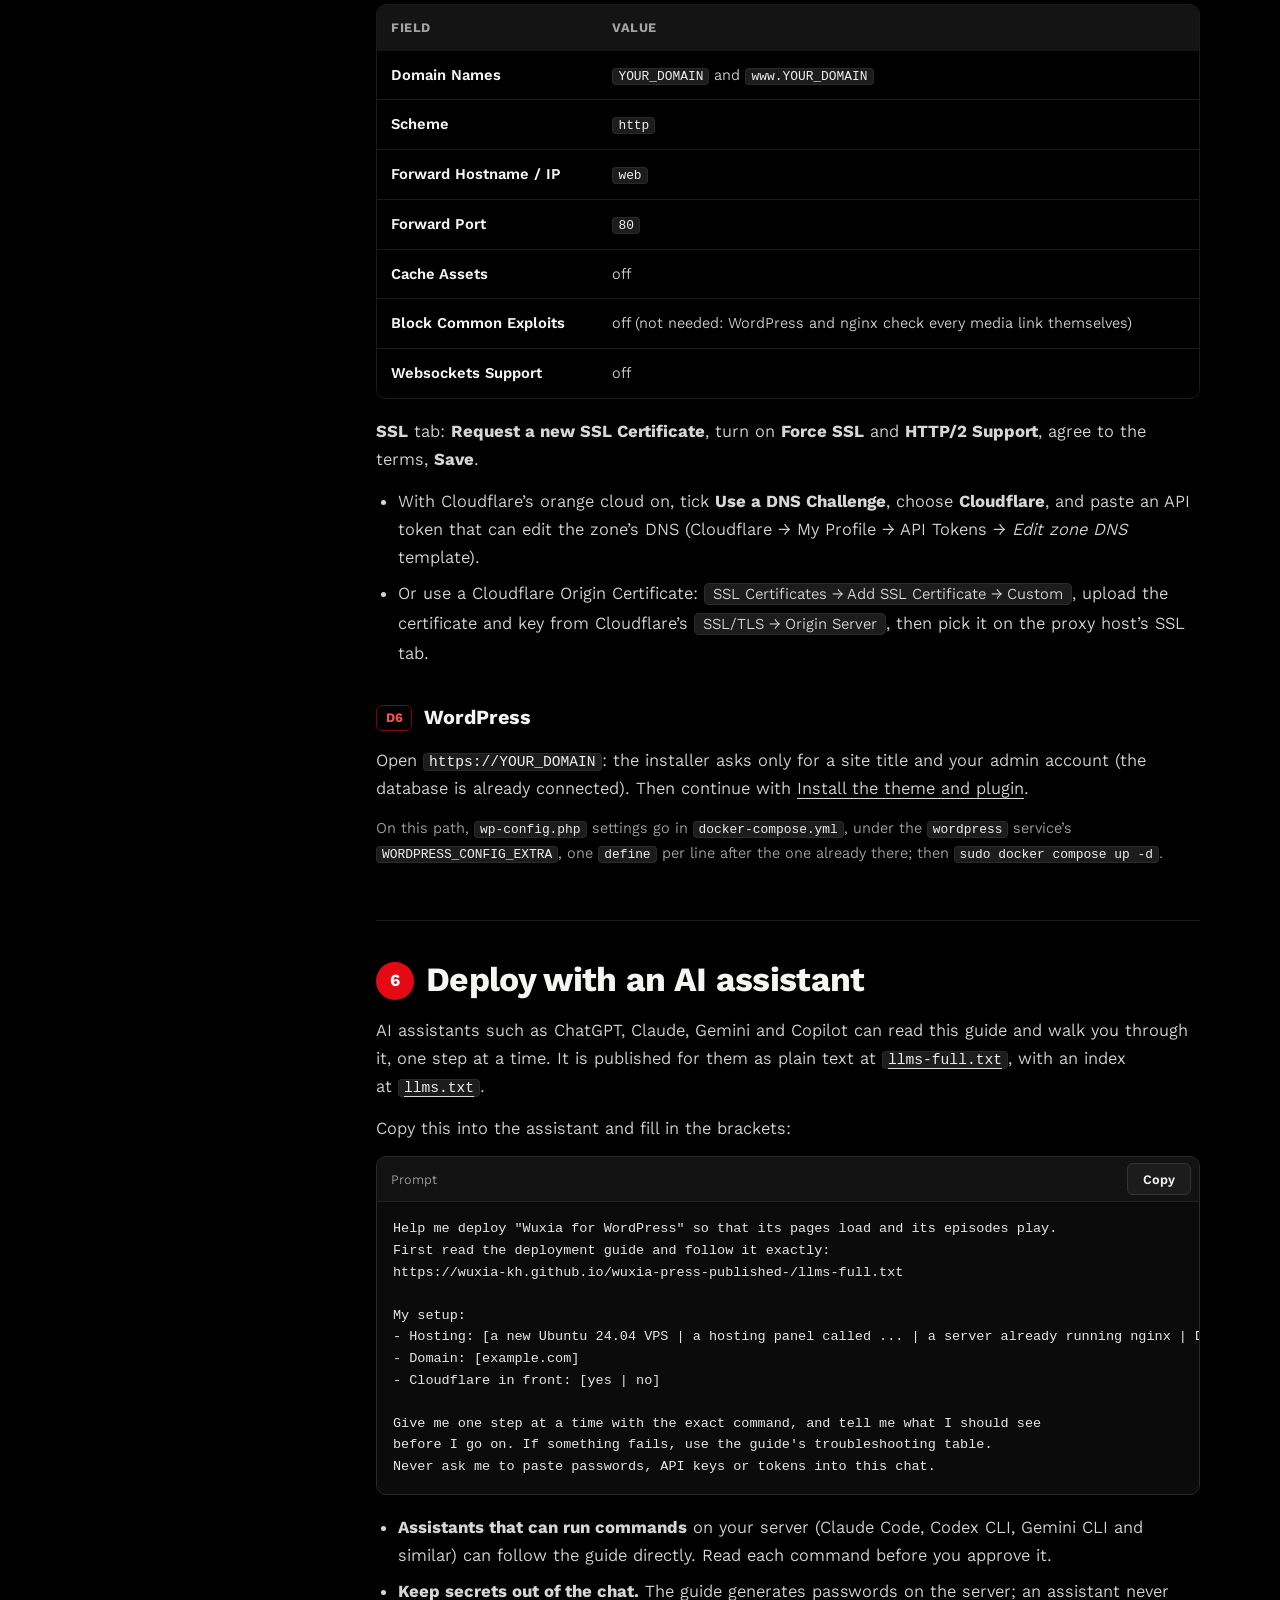
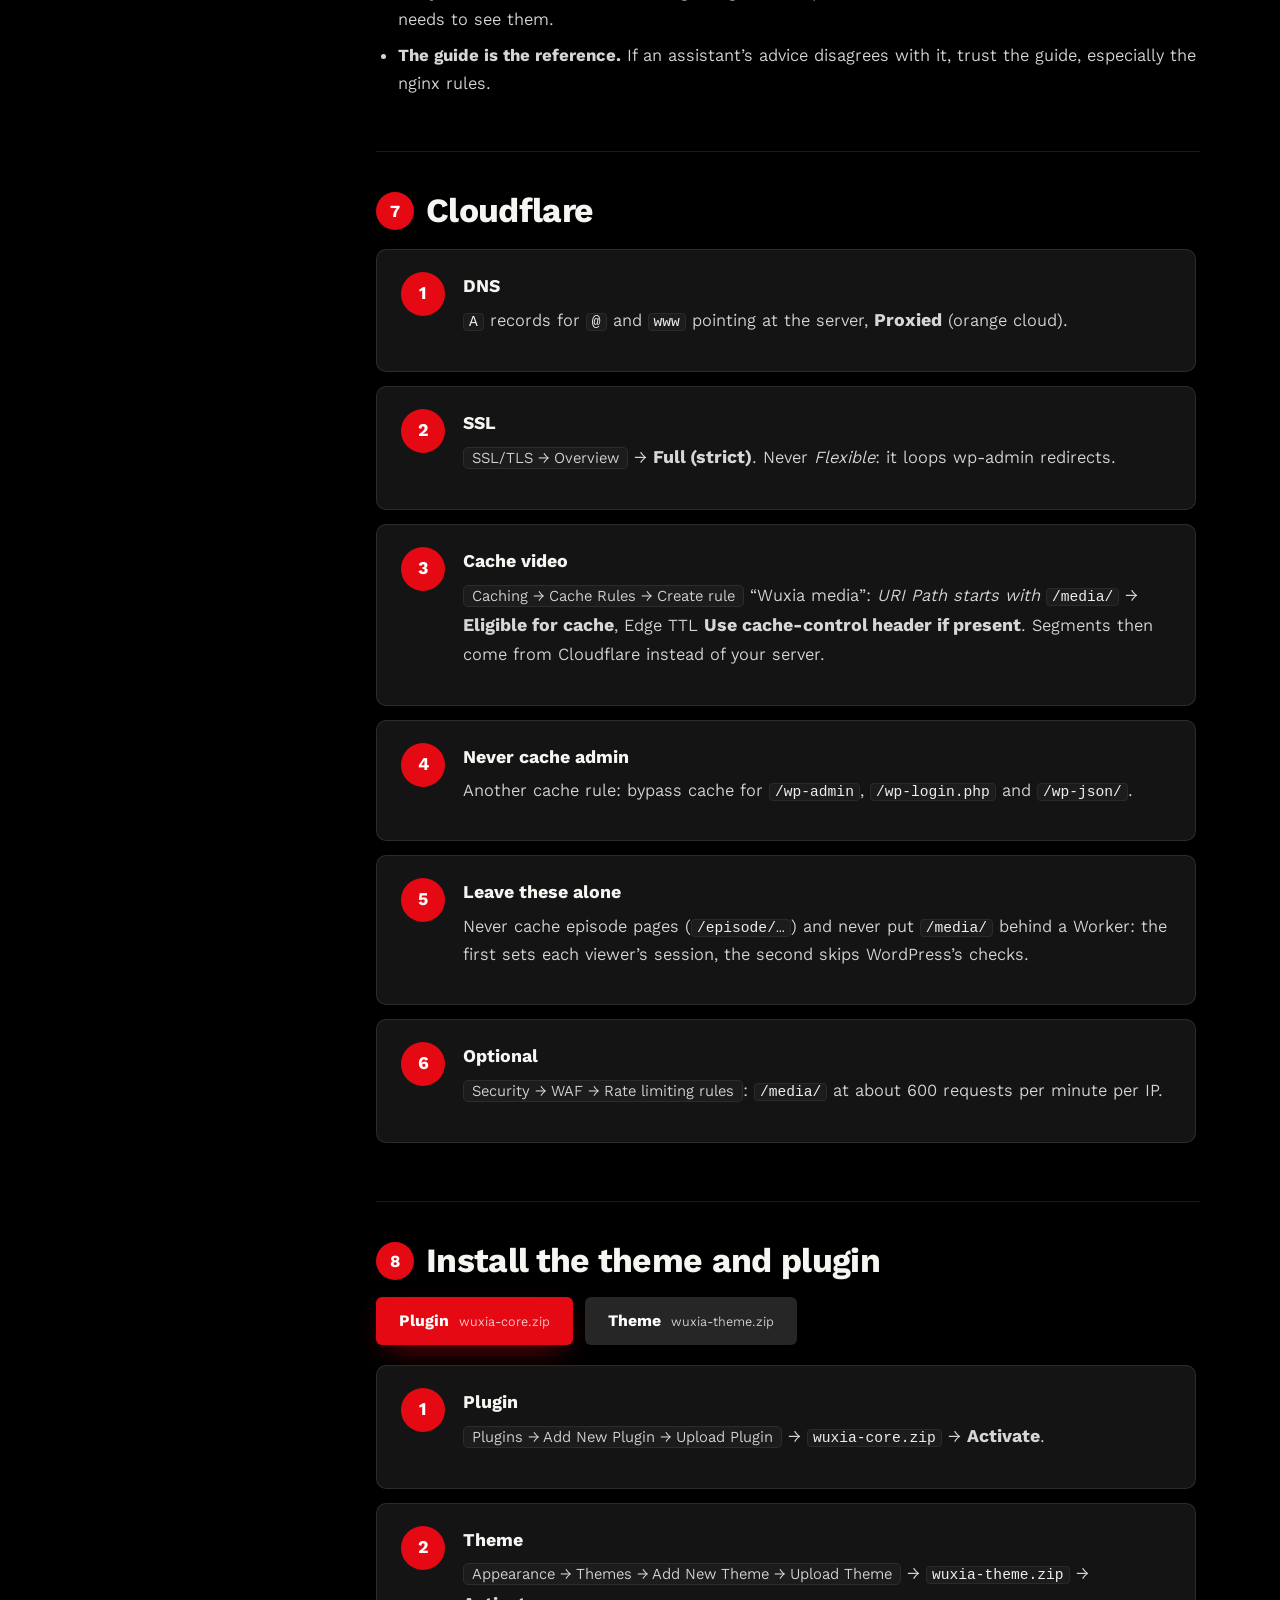
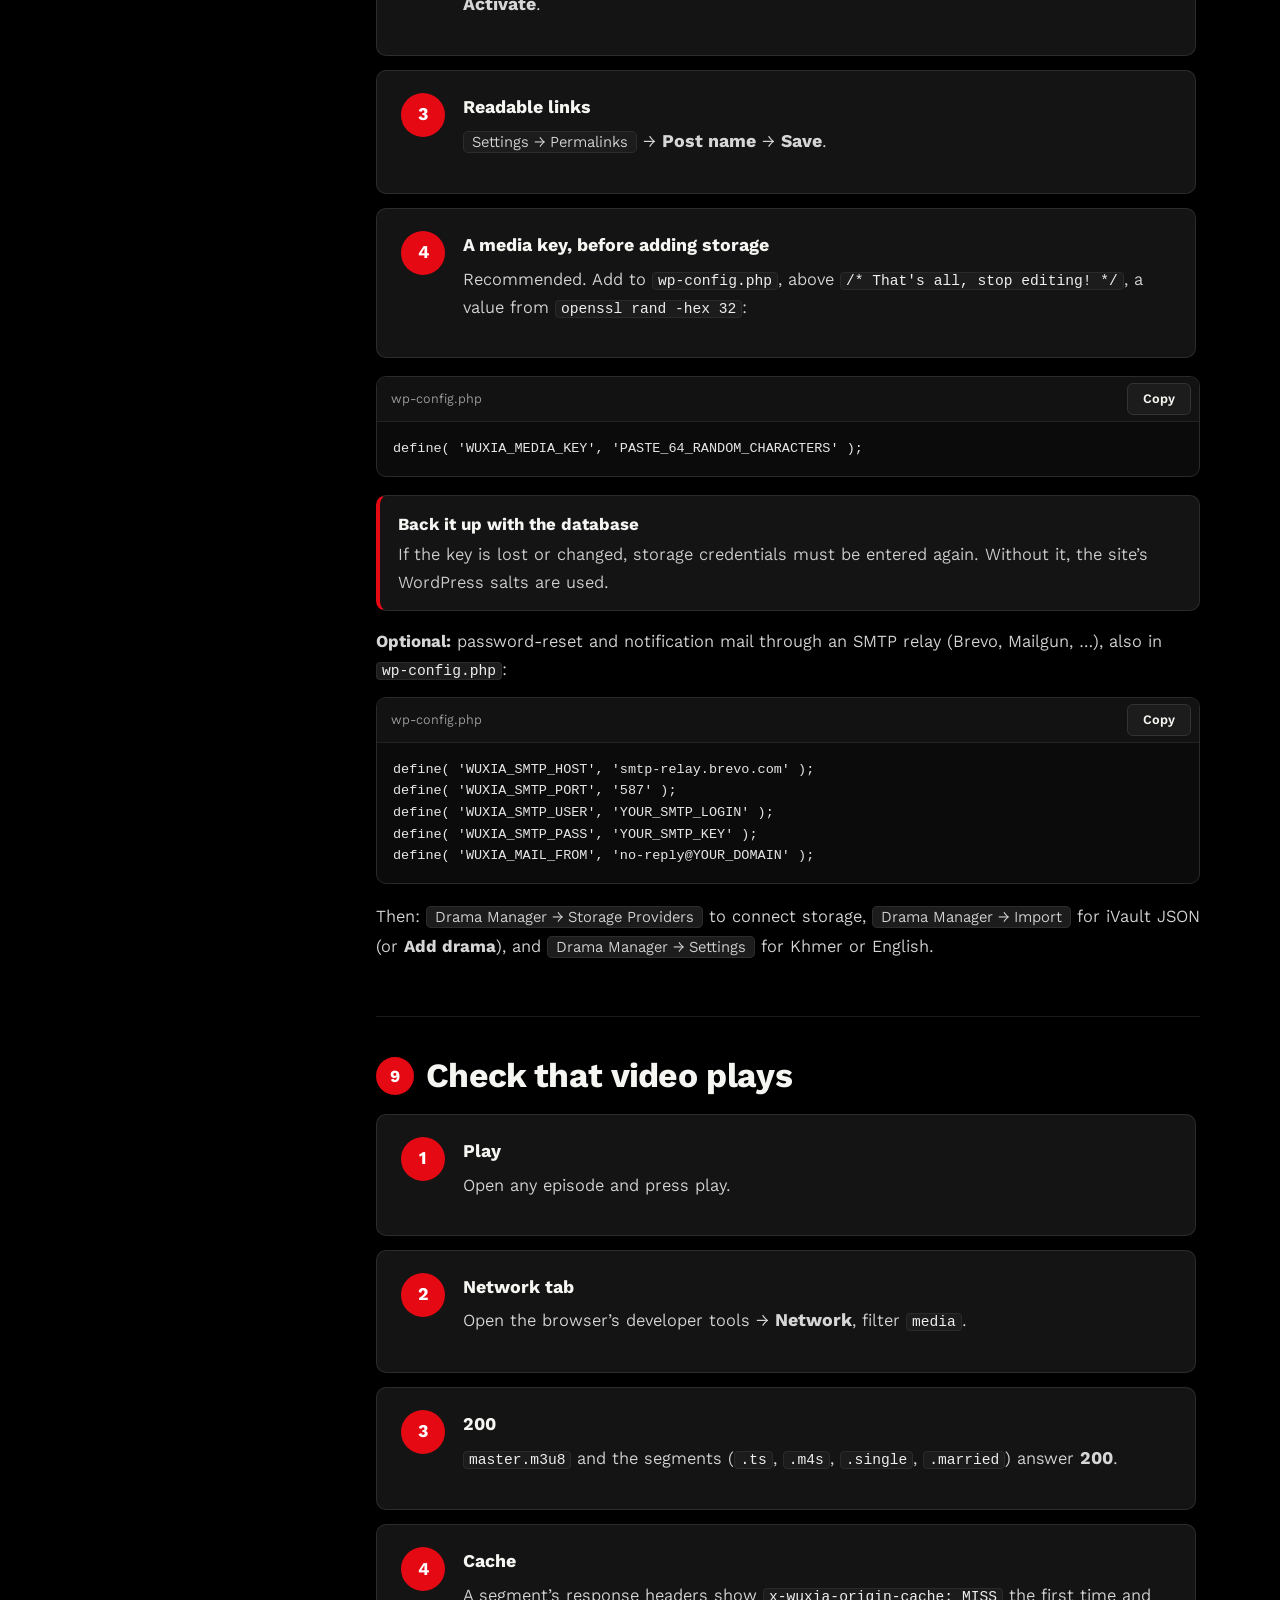
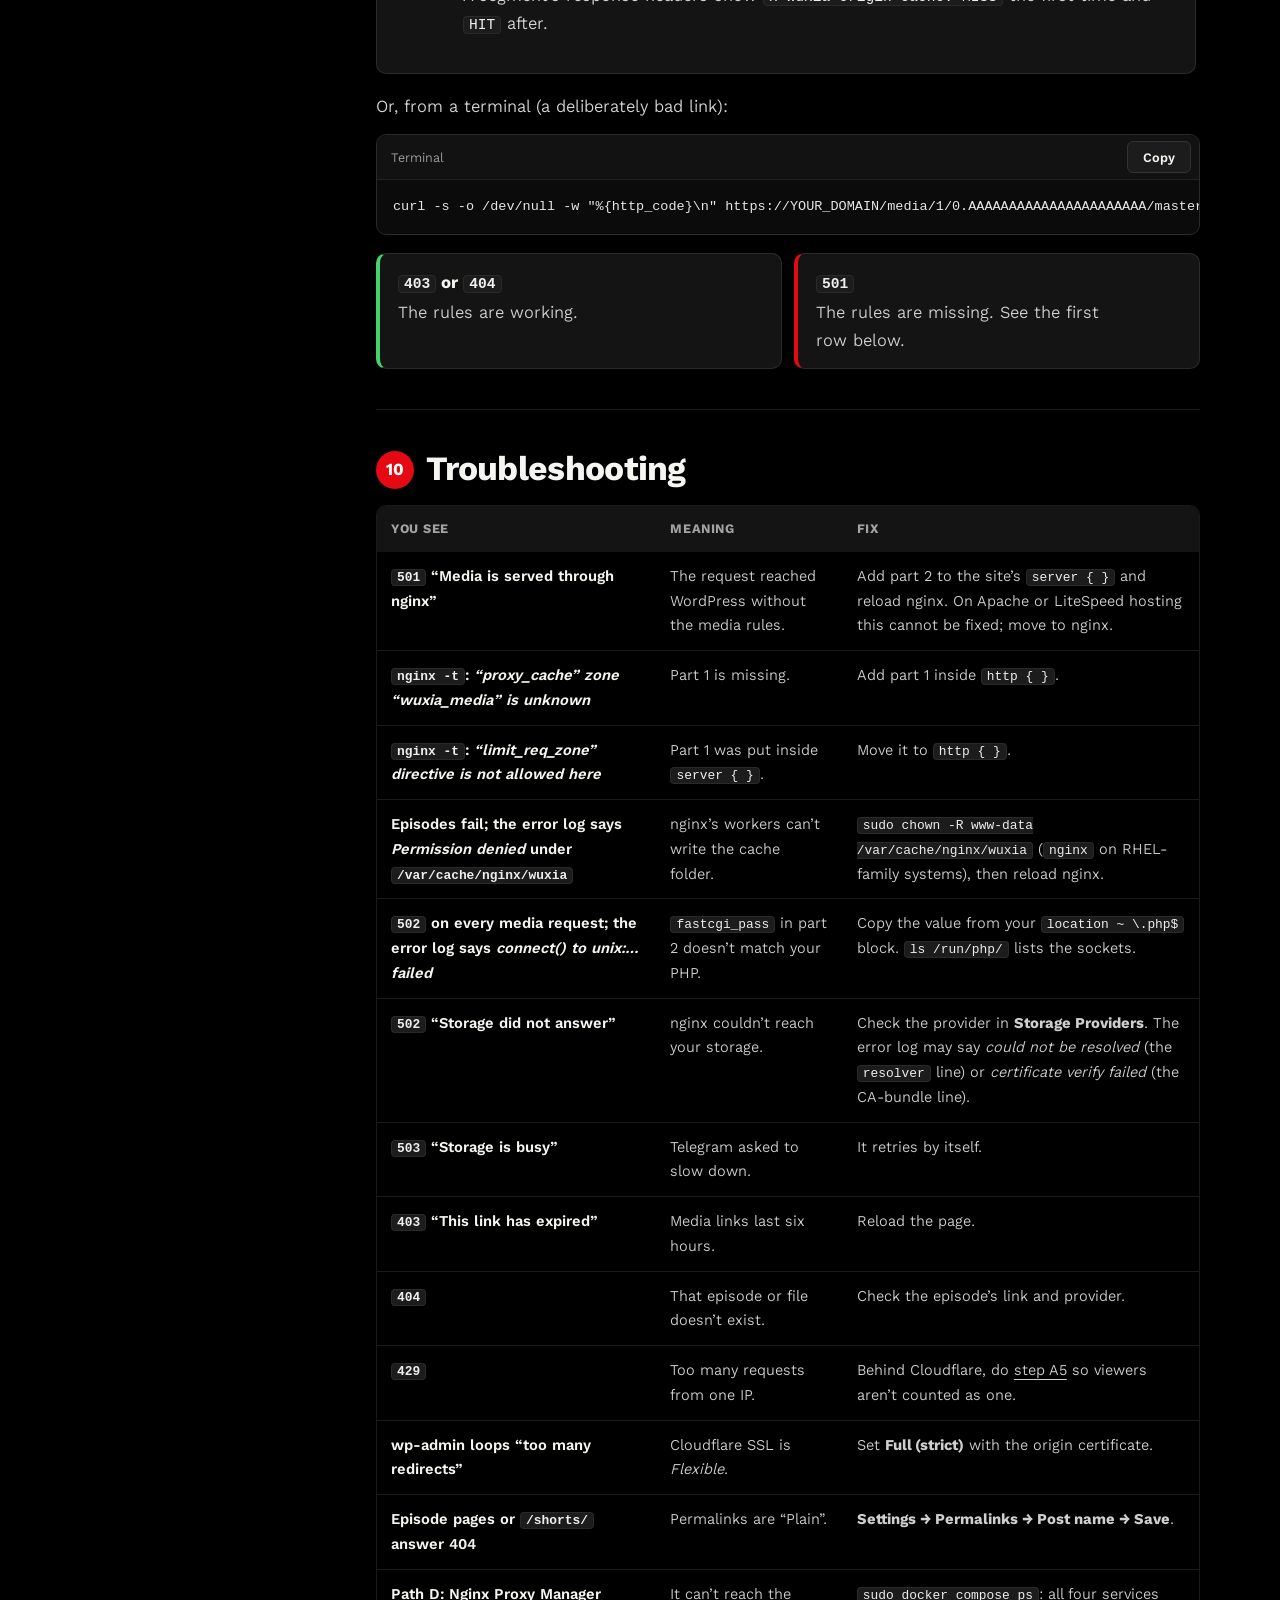
<file: deploy.html>
<!doctype html>
<html lang="en">
<head>
  <meta charset="utf-8">
  <meta name="viewport" content="width=device-width, initial-scale=1">
  <title>Deploy Wuxia for WordPress: nginx, Cloudflare and video playback</title>
  <meta name="description" content="Step by step: a server whose Wuxia pages load and whose episodes play. A new Ubuntu server, a hosting panel or an existing nginx server, with Cloudflare, checks and troubleshooting.">
  <link rel="canonical" href="https://wuxia-kh.github.io/wuxia-press-published-/deploy.html">
  <link rel="icon" href="favicon.svg" type="image/svg+xml">
  <meta name="theme-color" content="#000000">
  <meta property="og:type" content="article">
  <meta property="og:title" content="Deploy Wuxia for WordPress">
  <meta property="og:description" content="A server whose pages load and whose episodes play, step by step.">
  <meta property="og:url" content="https://wuxia-kh.github.io/wuxia-press-published-/deploy.html">
  <meta property="og:image" content="https://wuxia-kh.github.io/wuxia-press-published-/assets/img/og.png">
  <link rel="preload" href="assets/fonts/KantumruyPro-Variable.ttf" as="font" type="font/ttf" crossorigin>
  <link rel="stylesheet" href="assets/site.css?v=447fc4e9">
  <script src="assets/deploy.js?v=e58750dc" defer></script>
</head>
<body>
  <header class="top">
    <div class="wrap">
      <a class="brand" href="./"><img src="assets/img/mark.svg" alt="" width="34" height="26"><span>WUXIA <small>for WordPress</small></span></a>
      <nav class="menu" aria-label="Site">
        <a class="wide" href="./#features">Features</a>
        <a href="./#install">Install</a>
        <a aria-current="page" href="deploy.html">Deploy</a>
        <a class="wide" href="./#faq">FAQ</a>
        <a href="https://github.com/Wuxia-KH/wuxia-press-published-/releases">Releases</a>
      </nav>
    </div>
  </header>

  <main>
    <section class="doc-hero">
      <div class="wrap">
        <p class="eyebrow">Deployment guide</p>
        <h1>Deploy Wuxia so every episode plays.</h1>
        <p class="lede">Follow the guide from top to bottom. Copy each command as it is; change only the values in <code>ALL_CAPS</code>, such as <code>YOUR_DOMAIN</code>. Or let an <a href="#ai">AI assistant</a> walk you through it.</p>
        <ul class="facts">
          <li>About 30 minutes</li>
          <li>Ubuntu 24.04</li>
          <li>nginx · PHP 8.3 · MariaDB</li>
          <li>Cloudflare</li>
        </ul>
      </div>
    </section>

    <div class="wrap doc">
      <nav class="toc" aria-label="On this page">
        <p>On this page</p>
        <ol>
<li><a href="#hosting">Pick your hosting</a></li>
<li><a href="#path-a">Path A · new Ubuntu server</a></li>
<li><a href="#path-b">Path B · hosting panel</a></li>
<li><a href="#path-c">Path C · existing nginx</a></li>
<li><a href="#path-d">Path D · Nginx Proxy Manager</a></li>
<li><a href="#ai">Deploy with an AI assistant</a></li>
<li><a href="#cloudflare">Cloudflare</a></li>
<li><a href="#install">Theme and plugin</a></li>
<li><a href="#check">Check video plays</a></li>
<li><a href="#troubleshooting">Troubleshooting</a></li>
<li><a href="#updates">Updates and backups</a></li>
        </ol>
      </nav>

      <article class="doc-body">
        <section class="doc-sec" aria-labelledby="how">
          <h2 id="how">How video reaches a viewer</h2>
          <ol class="flow" aria-label="The path of a video request">
            <li><b>Viewer</b><span>presses play</span></li>
            <li><b>Cloudflare</b><span>caches segments</span></li>
            <li><b>nginx</b><span>the two media rules</span></li>
            <li><b>WordPress</b><span>checks the signed link, names the file</span></li>
            <li class="accent"><b>nginx</b><span>fetches from your storage and streams it</span></li>
          </ol>
          <p>WordPress never streams video itself, and viewers never see your storage address. That takes <strong>two nginx rules</strong>, in <a href="https://github.com/Wuxia-KH/wuxia-press-published-/blob/main/server/nginx-wuxia-media.conf"><code>nginx-wuxia-media.conf</code></a>.</p>
          <div class="callout warn"><b>Without the rules</b><p>The site works, but every episode answers <code>501 Media is served through nginx</code>.</p></div>
        </section>

        <section class="doc-sec" aria-labelledby="hosting">
          <h2 id="hosting"><span class="num">1</span>Pick your hosting</h2>
          <div class="table-wrap"><table class="grid-table">
            <thead><tr><th scope="col">Your hosting</th><th scope="col">Pages</th><th scope="col">Video</th><th scope="col">Follow</th></tr></thead>
            <tbody>
              <tr><th scope="row">A VPS or dedicated server you can <code>ssh</code> into (Ubuntu 24.04)</th><td><span class="pill ok">Yes</span></td><td><span class="pill ok">Yes</span></td><td><a href="#path-a">Path A</a></td></tr>
              <tr><th scope="row">A panel that runs nginx and accepts custom nginx config (CloudPanel, RunCloud, SpinupWP, GridPane, Plesk with nginx)</th><td><span class="pill ok">Yes</span></td><td><span class="pill ok">Yes</span></td><td><a href="#path-b">Path B</a></td></tr>
              <tr><th scope="row">A server where you already run WordPress on nginx</th><td><span class="pill ok">Yes</span></td><td><span class="pill ok">Yes</span></td><td><a href="#path-c">Path C</a></td></tr>
              <tr><th scope="row">A server with Docker, where you want <a href="https://nginxproxymanager.com">Nginx Proxy Manager</a> to handle domains and HTTPS certificates</th><td><span class="pill ok">Yes</span></td><td><span class="pill ok">Yes</span></td><td><a href="#path-d">Path D</a></td></tr>
              <tr><th scope="row">Shared hosting, cPanel, Apache or LiteSpeed</th><td><span class="pill ok">Yes</span></td><td><span class="pill no">No</span></td><td>Move to one of the rows above</td></tr>
            </tbody>
          </table></div>
          <p>Not sure what an existing site runs? Behind Cloudflare every answer says <code>server: cloudflare</code>, so ask your host, or look in its control panel for “nginx” or “Apache/LiteSpeed”.</p>
          <p class="muted">A server with 2 vCPU, 4 GB of RAM and 40 GB of disk is plenty to start; the disk also holds the video cache (20 GB by default).</p>
        </section>

        <section class="doc-sec" aria-labelledby="path-a">
          <h2 id="path-a"><span class="num">2</span>Path A · a new Ubuntu server <span class="tag">Recommended</span></h2>
          <p>Log in as a user with <code>sudo</code> on a fresh <strong>Ubuntu 24.04</strong>.</p>

          <h3 id="a1"><span class="step">A1</span>Firewall and packages</h3>
          <div class="code"><div class="code-bar"><span>Terminal</span><button type="button" class="copy" aria-label="Copy Terminal">Copy</button></div><pre><code class="lang-bash">sudo apt update &amp;&amp; sudo apt -y upgrade
sudo ufw allow OpenSSH
sudo ufw allow 80,443/tcp
sudo ufw --force enable

sudo apt -y install nginx mariadb-server \
  php8.3-fpm php8.3-mysql php8.3-curl php8.3-xml php8.3-mbstring \
  php8.3-zip php8.3-gd php8.3-intl unzip curl</code></pre></div>

          <h3 id="a2"><span class="step">A2</span>Database</h3>
          <p>Replace <code>A_STRONG_DB_PASSWORD</code>; you need it again in the WordPress installer.</p>
          <div class="code"><div class="code-bar"><span>Terminal</span><button type="button" class="copy" aria-label="Copy Terminal">Copy</button></div><pre><code class="lang-bash">sudo mysql_secure_installation   # answer Y to every question
sudo mysql -e &quot;CREATE DATABASE wuxia CHARACTER SET utf8mb4 COLLATE utf8mb4_unicode_ci;
CREATE USER &#x27;wuxia&#x27;@&#x27;localhost&#x27; IDENTIFIED BY &#x27;A_STRONG_DB_PASSWORD&#x27;;
GRANT ALL ON wuxia.* TO &#x27;wuxia&#x27;@&#x27;localhost&#x27;; FLUSH PRIVILEGES;&quot;</code></pre></div>

          <h3 id="a3"><span class="step">A3</span>WordPress files</h3>
          <div class="code"><div class="code-bar"><span>Terminal</span><button type="button" class="copy" aria-label="Copy Terminal">Copy</button></div><pre><code class="lang-bash">sudo mkdir -p /var/www/wuxia
curl -sL https://wordpress.org/latest.tar.gz | sudo tar -xz -C /var/www/wuxia --strip-components=1
sudo chown -R www-data:www-data /var/www/wuxia</code></pre></div>

          <h3 id="a4"><span class="step">A4</span>The Cloudflare origin certificate</h3>
          <p>Cloudflare talks to your server over HTTPS with a free certificate that lasts 15 years.</p>
          <ol class="plain">
            <li>In Cloudflare: <span class="path">SSL/TLS → Origin Server → Create Certificate</span>, keep the defaults, <b>Create</b>.</li>
            <li>On the server, paste the two blocks it shows:</li>
          </ol>
          <div class="code"><div class="code-bar"><span>Terminal</span><button type="button" class="copy" aria-label="Copy Terminal">Copy</button></div><pre><code class="lang-bash">sudo mkdir -p /etc/nginx/certs
sudo nano /etc/nginx/certs/origin.pem   # paste &quot;Origin Certificate&quot;, save
sudo nano /etc/nginx/certs/origin.key   # paste &quot;Private Key&quot;, save
sudo chmod 600 /etc/nginx/certs/origin.key</code></pre></div>

          <h3 id="a5"><span class="step">A5</span>Visitor IPs behind Cloudflare</h3>
          <p>Without this every visitor looks like a Cloudflare address, and the media rate limit would slow everyone down together.</p>
          <div class="code"><div class="code-bar"><span>Terminal</span><button type="button" class="copy" aria-label="Copy Terminal">Copy</button></div><pre><code class="lang-bash">{ for ip in $(curl -s https://www.cloudflare.com/ips-v4) $(curl -s https://www.cloudflare.com/ips-v6); do
    echo &quot;set_real_ip_from $ip;&quot;; done
  echo &quot;real_ip_header CF-Connecting-IP;&quot;; } | sudo tee /etc/nginx/conf.d/cloudflare-realip.conf</code></pre></div>

          <h3 id="a6"><span class="step">A6</span>The media rules</h3>
          <div class="code"><div class="code-bar"><span>Terminal</span><button type="button" class="copy" aria-label="Copy Terminal">Copy</button></div><pre><code class="lang-bash">sudo curl -sL -o /etc/nginx/wuxia-media.conf \
  https://raw.githubusercontent.com/Wuxia-KH/wuxia-press-published-/main/server/nginx-wuxia-media.conf
sudo mkdir -p /var/cache/nginx/wuxia &amp;&amp; sudo chown -R www-data /var/cache/nginx/wuxia</code></pre></div>
          <p>Part 1 of that file belongs inside <code>http { }</code> and part 2 inside <code>server { }</code>. Split it into two files:</p>
          <div class="code"><div class="code-bar"><span>Terminal</span><button type="button" class="copy" aria-label="Copy Terminal">Copy</button></div><pre><code class="lang-bash">sudo sed -n &#x27;/PART 1: http/,/PART 2: server/p&#x27; /etc/nginx/wuxia-media.conf | sudo tee /etc/nginx/conf.d/wuxia-media-http.conf &gt;/dev/null
sudo sed -n &#x27;/PART 2: server/,$p&#x27; /etc/nginx/wuxia-media.conf | sudo tee /etc/nginx/snippets/wuxia-media-server.conf &gt;/dev/null</code></pre></div>
          <p class="muted">The file already points at Ubuntu 24.04’s PHP (<code>unix:/run/php/php8.3-fpm.sock</code>) and CA bundle, so nothing needs changing on this path.</p>

          <h3 id="a7"><span class="step">A7</span>The site</h3>
          <p>Change <code>example.com</code> in the <code>sed</code> line near the end to your domain before running it.</p>
          <div class="code"><div class="code-bar"><span>Terminal</span><button type="button" class="copy" aria-label="Copy Terminal">Copy</button></div><pre><code class="lang-bash">sudo tee /etc/nginx/sites-available/wuxia &gt;/dev/null &lt;&lt;&#x27;EOF&#x27;
server {
	listen 80;
	server_name YOUR_DOMAIN www.YOUR_DOMAIN;
	return 301 https://$host$request_uri;
}

server {
	listen 443 ssl;
	http2 on;
	server_name YOUR_DOMAIN www.YOUR_DOMAIN;
	ssl_certificate     /etc/nginx/certs/origin.pem;
	ssl_certificate_key /etc/nginx/certs/origin.key;

	root /var/www/wuxia;
	index index.php;
	client_max_body_size 32m;
	server_tokens off;

	# Video (Wuxia). Its ^~ locations take priority over the rules below.
	include snippets/wuxia-media-server.conf;

	location ~ /\. { deny all; }
	location = /xmlrpc.php { deny all; }
	location ~* ^/wp-content/uploads/.*\.php$ { deny all; }

	location / {
		try_files $uri $uri/ /index.php?$args;
	}

	location ~ \.php$ {
		try_files $uri =404;
		include fastcgi_params;
		fastcgi_param SCRIPT_FILENAME $document_root$fastcgi_script_name;
		fastcgi_pass unix:/run/php/php8.3-fpm.sock;
	}

	location ~* \.(css|js|webp|avif|jpg|jpeg|png|svg|ttf|woff2)$ {
		expires 30d;
		access_log off;
	}
}
EOF
sudo sed -i &#x27;s/YOUR_DOMAIN/example.com/g&#x27; /etc/nginx/sites-available/wuxia   # ← your domain here
sudo ln -sf /etc/nginx/sites-available/wuxia /etc/nginx/sites-enabled/wuxia
sudo rm -f /etc/nginx/sites-enabled/default
sudo nginx -t &amp;&amp; sudo systemctl reload nginx</code></pre></div>
          <div class="callout ok"><b>Expected</b><p><code>nginx -t</code> prints <code>syntax is ok</code> and <code>test is successful</code>. Anything else: see <a href="#troubleshooting">Troubleshooting</a>.</p></div>
          <p>Now set up <a href="#cloudflare">Cloudflare</a>, then open <code>https://YOUR_DOMAIN</code> and run the WordPress installer: database <code>wuxia</code>, user <code>wuxia</code>, the password from A2.</p>
        </section>

        <section class="doc-sec" aria-labelledby="path-b">
          <h2 id="path-b"><span class="num">3</span>Path B · a hosting panel that runs nginx</h2>
          <p>Create the WordPress site in the panel as usual, then add the rules as <strong>custom nginx configuration</strong>:</p>
          <div class="table-wrap"><table class="grid-table">
            <thead><tr><th scope="col">Panel</th><th scope="col">Where</th></tr></thead>
            <tbody>
              <tr><th scope="row">CloudPanel</th><td>Site → <b>Vhost</b> (edit the file directly)</td></tr>
              <tr><th scope="row">RunCloud</th><td>Web Application → <b>NGINX Config</b> → a config of type <code>location.main-before</code>, and one of type <code>http</code></td></tr>
              <tr><th scope="row">SpinupWP</th><td>Site → <b>Custom Nginx Config</b> (or <code>/etc/nginx/sites-available/&lt;site&gt;/server/</code> over SSH)</td></tr>
              <tr><th scope="row">GridPane</th><td><code>/var/www/&lt;site&gt;/nginx/</code> includes, over SSH</td></tr>
              <tr><th scope="row">Plesk</th><td>Domain → <b>Apache &amp; nginx Settings</b> → <em>Additional nginx directives</em>, with “Proxy mode” <b>off</b></td></tr>
            </tbody>
          </table></div>
          <ol class="steps">
            <li><b>Part 1 at http level</b><p>From <a href="https://github.com/Wuxia-KH/wuxia-press-published-/blob/main/server/nginx-wuxia-media.conf"><code>nginx-wuxia-media.conf</code></a>, put part 1 where the panel accepts <code>http</code>-level config. If it has none, ask your host to add those two lines (<code>limit_req_zone …</code> and <code>proxy_cache_path …</code>); both are harmless to other sites.</p></li>
            <li><b>Part 2 in the site</b><p>Put part 2 in the site’s server block.</p></li>
            <li><b>Point it at PHP</b><p>Find <code>fastcgi_pass</code> in the site’s vhost and copy that value exactly into part 2.</p></li>
            <li><b>Cache folder</b><p><code>mkdir -p /var/cache/nginx/wuxia</code>, owned by nginx’s user (or ask your host).</p></li>
            <li><b>Save</b><p>The panel reloads nginx. If it reports an error, the message names the line.</p></li>
          </ol>
        </section>

        <section class="doc-sec" aria-labelledby="path-c">
          <h2 id="path-c"><span class="num">4</span>Path C · a server that already runs nginx</h2>
          <ol class="steps">
            <li><b>Download</b><p><a href="https://github.com/Wuxia-KH/wuxia-press-published-/blob/main/server/nginx-wuxia-media.conf"><code>nginx-wuxia-media.conf</code></a>.</p></li>
            <li><b>Part 1</b><p>Inside <code>http { }</code>, usually as a new file in <code>/etc/nginx/conf.d/</code>.</p></li>
            <li><b>Part 2</b><p>Inside the site’s <code>server { }</code>, next to its other <code>location</code> blocks.</p></li>
            <li><b>Lines marked CHANGE</b><p><code>fastcgi_pass</code>: the same value as your <code>location ~ \.php$</code> block. On RHEL, Alma or Rocky the CA bundle is <code>/etc/pki/tls/certs/ca-bundle.crt</code>.</p></li>
            <li><b>Cache folder</b><p><code>sudo mkdir -p /var/cache/nginx/wuxia &amp;&amp; sudo chown -R www-data /var/cache/nginx/wuxia</code> (the user is <code>nginx</code> on RHEL-family systems).</p></li>
            <li><b>Behind Cloudflare?</b><p>Add the visitor-IP file from <a href="#a5">step A5</a>.</p></li>
            <li><b>Reload</b><p><code>sudo nginx -t &amp;&amp; sudo systemctl reload nginx</code></p></li>
          </ol>
        </section>

        <section class="doc-sec" aria-labelledby="path-d">
          <h2 id="path-d"><span class="num">5</span>Path D · Docker with Nginx Proxy Manager</h2>
          <p><a href="https://nginxproxymanager.com">Nginx Proxy Manager</a> gives you a web panel for domains and free HTTPS certificates. It only forwards traffic, so the Wuxia media rules live in a small nginx container behind it. Everything runs in Docker from one folder.</p>
          <ol class="flow" aria-label="The path of a request on Path D">
            <li><b>Cloudflare</b><span>optional</span></li>
            <li><b>Nginx Proxy Manager</b><span>domains and HTTPS</span></li>
            <li><b>nginx</b><span>the two media rules</span></li>
            <li><b>WordPress</b><span>PHP-FPM</span></li>
            <li class="accent"><b>MariaDB</b><span>your catalogue</span></li>
          </ol>
          <div class="callout ok"><b>Tested end to end</b><p>An episode’s playlist and video segments played through Nginx Proxy Manager, the second time from nginx’s cache.</p></div>

          <h3 id="d1"><span class="step">D1</span>Docker and the firewall</h3>
          <p>On a fresh Ubuntu 24.04 (Debian works too):</p>
          <div class="code"><div class="code-bar"><span>Terminal</span><button type="button" class="copy" aria-label="Copy Terminal">Copy</button></div><pre><code class="lang-bash">curl -fsSL https://get.docker.com | sudo sh
sudo ufw allow OpenSSH
sudo ufw allow 80,443/tcp
sudo ufw --force enable</code></pre></div>

          <h3 id="d2"><span class="step">D2</span>The files</h3>
          <div class="code"><div class="code-bar"><span>Terminal</span><button type="button" class="copy" aria-label="Copy Terminal">Copy</button></div><pre><code class="lang-bash">mkdir -p ~/wuxia/nginx &amp;&amp; cd ~/wuxia
RAW=https://raw.githubusercontent.com/Wuxia-KH/wuxia-press-published-/main/server
curl -sLo docker-compose.yml &quot;$RAW/nginx-proxy-manager/docker-compose.yml&quot;
curl -sLo nginx/site.conf &quot;$RAW/nginx-proxy-manager/nginx/site.conf&quot;
curl -sLo nginx/nginx-wuxia-media.conf &quot;$RAW/nginx-wuxia-media.conf&quot;
sed -n &#x27;/PART 1: http/,/PART 2: server/p&#x27; nginx/nginx-wuxia-media.conf &gt; nginx/wuxia-media-http.conf
sed -n &#x27;/PART 2: server/,$p&#x27; nginx/nginx-wuxia-media.conf | sed &#x27;s#unix:/run/php/php8.3-fpm.sock#wordpress:9000#&#x27; &gt; nginx/wuxia-media-server.conf
for ip in $(curl -s https://www.cloudflare.com/ips-v4) $(curl -s https://www.cloudflare.com/ips-v6); do
  echo &quot;set_real_ip_from $ip;&quot;; done &gt; nginx/cloudflare.conf
ls nginx</code></pre></div>
          <p class="muted"><code>ls</code> lists <code>cloudflare.conf</code>, <code>nginx-wuxia-media.conf</code>, <code>site.conf</code>, <code>wuxia-media-http.conf</code> and <code>wuxia-media-server.conf</code>. The Cloudflare file lets nginx see visitors’ real addresses behind Cloudflare; without Cloudflare it does nothing. The files: <a href="https://github.com/Wuxia-KH/wuxia-press-published-/blob/main/server/nginx-proxy-manager/docker-compose.yml"><code>docker-compose.yml</code></a>, <a href="https://github.com/Wuxia-KH/wuxia-press-published-/blob/main/server/nginx-proxy-manager/nginx/site.conf"><code>site.conf</code></a>.</p>

          <h3 id="d3"><span class="step">D3</span>Passwords, then start</h3>
          <p>This puts random database passwords into <code>docker-compose.yml</code>; you never need to type them.</p>
          <div class="code"><div class="code-bar"><span>Terminal</span><button type="button" class="copy" aria-label="Copy Terminal">Copy</button></div><pre><code class="lang-bash">sed -i &quot;s/A_STRONG_DB_PASSWORD/$(openssl rand -hex 16)/g; s/A_STRONG_ROOT_PASSWORD/$(openssl rand -hex 16)/&quot; docker-compose.yml
sudo docker compose up -d
sudo docker compose ps</code></pre></div>
          <div class="callout ok"><b>Expected</b><p>All four services (<code>npm</code>, <code>db</code>, <code>wordpress</code>, <code>web</code>) show <code>Up</code>.</p></div>

          <h3 id="d4"><span class="step">D4</span>Open the Nginx Proxy Manager panel</h3>
          <p>The panel (port 81) listens only on the server itself, so it is never exposed to the internet. From <strong>your own computer</strong>, open a tunnel:</p>
          <div class="code"><div class="code-bar"><span>Your computer</span><button type="button" class="copy" aria-label="Copy Your computer">Copy</button></div><pre><code class="lang-bash">ssh -L 8181:127.0.0.1:81 YOUR_USER@YOUR_SERVER_IP</code></pre></div>
          <p>Keep that window open and browse to <code>http://localhost:8181</code>. On the first visit, create the admin account (name, email, password). Older versions show a login instead: <code>admin@example.com</code> / <code>changeme</code>, then ask you to change both.</p>

          <h3 id="d5"><span class="step">D5</span>The proxy host</h3>
          <p>Point <code>YOUR_DOMAIN</code> and <code>www</code> at the server’s IP first (see <a href="#cloudflare">Cloudflare</a>). Then <span class="path">Hosts → Proxy Hosts → Add Proxy Host</span>, <b>Details</b> tab:</p>
          <div class="table-wrap"><table class="grid-table">
            <thead><tr><th scope="col">Field</th><th scope="col">Value</th></tr></thead>
            <tbody>
              <tr><th scope="row">Domain Names</th><td><code>YOUR_DOMAIN</code> and <code>www.YOUR_DOMAIN</code></td></tr>
              <tr><th scope="row">Scheme</th><td><code>http</code></td></tr>
              <tr><th scope="row">Forward Hostname / IP</th><td><code>web</code></td></tr>
              <tr><th scope="row">Forward Port</th><td><code>80</code></td></tr>
              <tr><th scope="row">Cache Assets</th><td>off</td></tr>
              <tr><th scope="row">Block Common Exploits</th><td>off (not needed: WordPress and nginx check every media link themselves)</td></tr>
              <tr><th scope="row">Websockets Support</th><td>off</td></tr>
            </tbody>
          </table></div>
          <p><b>SSL</b> tab: <b>Request a new SSL Certificate</b>, turn on <b>Force SSL</b> and <b>HTTP/2 Support</b>, agree to the terms, <b>Save</b>.</p>
          <ul class="plain">
            <li>With Cloudflare’s orange cloud on, tick <b>Use a DNS Challenge</b>, choose <b>Cloudflare</b>, and paste an API token that can edit the zone’s DNS (Cloudflare → My Profile → API Tokens → <em>Edit zone DNS</em> template).</li>
            <li>Or use a Cloudflare Origin Certificate: <span class="path">SSL Certificates → Add SSL Certificate → Custom</span>, upload the certificate and key from Cloudflare’s <span class="path">SSL/TLS → Origin Server</span>, then pick it on the proxy host’s SSL tab.</li>
          </ul>

          <h3 id="d6"><span class="step">D6</span>WordPress</h3>
          <p>Open <code>https://YOUR_DOMAIN</code>: the installer asks only for a site title and your admin account (the database is already connected). Then continue with <a href="#install">Install the theme and plugin</a>.</p>
          <p class="muted">On this path, <code>wp-config.php</code> settings go in <code>docker-compose.yml</code>, under the <code>wordpress</code> service’s <code>WORDPRESS_CONFIG_EXTRA</code>, one <code>define</code> per line after the one already there; then <code>sudo docker compose up -d</code>.</p>
        </section>

        <section class="doc-sec" aria-labelledby="ai">
          <h2 id="ai"><span class="num">6</span>Deploy with an AI assistant</h2>
          <p>AI assistants such as ChatGPT, Claude, Gemini and Copilot can read this guide and walk you through it, one step at a time. It is published for them as plain text at <a href="llms-full.txt"><code>llms-full.txt</code></a>, with an index at <a href="llms.txt"><code>llms.txt</code></a>.</p>
          <p>Copy this into the assistant and fill in the brackets:</p>
          <div class="code"><div class="code-bar"><span>Prompt</span><button type="button" class="copy" aria-label="Copy Prompt">Copy</button></div><pre><code class="lang-text">Help me deploy &quot;Wuxia for WordPress&quot; so that its pages load and its episodes play.
First read the deployment guide and follow it exactly:
https://wuxia-kh.github.io/wuxia-press-published-/llms-full.txt

My setup:
- Hosting: [a new Ubuntu 24.04 VPS | a hosting panel called ... | a server already running nginx | Docker with Nginx Proxy Manager]
- Domain: [example.com]
- Cloudflare in front: [yes | no]

Give me one step at a time with the exact command, and tell me what I should see
before I go on. If something fails, use the guide&#x27;s troubleshooting table.
Never ask me to paste passwords, API keys or tokens into this chat.</code></pre></div>
          <ul class="plain">
            <li><b>Assistants that can run commands</b> on your server (Claude Code, Codex CLI, Gemini CLI and similar) can follow the guide directly. Read each command before you approve it.</li>
            <li><b>Keep secrets out of the chat.</b> The guide generates passwords on the server; an assistant never needs to see them.</li>
            <li><b>The guide is the reference.</b> If an assistant’s advice disagrees with it, trust the guide, especially the nginx rules.</li>
          </ul>
        </section>

        <section class="doc-sec" aria-labelledby="cloudflare">
          <h2 id="cloudflare"><span class="num">7</span>Cloudflare</h2>
          <ol class="steps">
            <li><b>DNS</b><p><code>A</code> records for <code>@</code> and <code>www</code> pointing at the server, <b>Proxied</b> (orange cloud).</p></li>
            <li><b>SSL</b><p><span class="path">SSL/TLS → Overview</span> → <b>Full (strict)</b>. Never <em>Flexible</em>: it loops wp-admin redirects.</p></li>
            <li><b>Cache video</b><p><span class="path">Caching → Cache Rules → Create rule</span> “Wuxia media”: <em>URI Path starts with</em> <code>/media/</code> → <b>Eligible for cache</b>, Edge TTL <b>Use cache-control header if present</b>. Segments then come from Cloudflare instead of your server.</p></li>
            <li><b>Never cache admin</b><p>Another cache rule: bypass cache for <code>/wp-admin</code>, <code>/wp-login.php</code> and <code>/wp-json/</code>.</p></li>
            <li><b>Leave these alone</b><p>Never cache episode pages (<code>/episode/…</code>) and never put <code>/media/</code> behind a Worker: the first sets each viewer’s session, the second skips WordPress’s checks.</p></li>
            <li><b>Optional</b><p><span class="path">Security → WAF → Rate limiting rules</span>: <code>/media/</code> at about 600 requests per minute per IP.</p></li>
          </ol>
        </section>

        <section class="doc-sec" aria-labelledby="install">
          <h2 id="install"><span class="num">8</span>Install the theme and plugin</h2>
          <div class="downloads">
            <a class="btn btn-red" href="https://github.com/Wuxia-KH/wuxia-press-published-/releases/latest/download/wuxia-core.zip">Plugin <small>wuxia-core.zip</small></a>
            <a class="btn btn-ghost" href="https://github.com/Wuxia-KH/wuxia-press-published-/releases/latest/download/wuxia-theme.zip">Theme <small>wuxia-theme.zip</small></a>
          </div>
          <ol class="steps">
            <li><b>Plugin</b><p><span class="path">Plugins → Add New Plugin → Upload Plugin</span> → <code>wuxia-core.zip</code> → <b>Activate</b>.</p></li>
            <li><b>Theme</b><p><span class="path">Appearance → Themes → Add New Theme → Upload Theme</span> → <code>wuxia-theme.zip</code> → <b>Activate</b>.</p></li>
            <li><b>Readable links</b><p><span class="path">Settings → Permalinks</span> → <b>Post name</b> → <b>Save</b>.</p></li>
            <li><b>A media key, before adding storage</b><p>Recommended. Add to <code>wp-config.php</code>, above <code>/* That's all, stop editing! */</code>, a value from <code>openssl rand -hex 32</code>:</p></li>
          </ol>
          <div class="code"><div class="code-bar"><span>wp-config.php</span><button type="button" class="copy" aria-label="Copy wp-config.php">Copy</button></div><pre><code class="lang-php">define( &#x27;WUXIA_MEDIA_KEY&#x27;, &#x27;PASTE_64_RANDOM_CHARACTERS&#x27; );</code></pre></div>
          <div class="callout warn"><b>Back it up with the database</b><p>If the key is lost or changed, storage credentials must be entered again. Without it, the site’s WordPress salts are used.</p></div>
          <p><b>Optional:</b> password-reset and notification mail through an SMTP relay (Brevo, Mailgun, …), also in <code>wp-config.php</code>:</p>
          <div class="code"><div class="code-bar"><span>wp-config.php</span><button type="button" class="copy" aria-label="Copy wp-config.php">Copy</button></div><pre><code class="lang-php">define( &#x27;WUXIA_SMTP_HOST&#x27;, &#x27;smtp-relay.brevo.com&#x27; );
define( &#x27;WUXIA_SMTP_PORT&#x27;, &#x27;587&#x27; );
define( &#x27;WUXIA_SMTP_USER&#x27;, &#x27;YOUR_SMTP_LOGIN&#x27; );
define( &#x27;WUXIA_SMTP_PASS&#x27;, &#x27;YOUR_SMTP_KEY&#x27; );
define( &#x27;WUXIA_MAIL_FROM&#x27;, &#x27;no-reply@YOUR_DOMAIN&#x27; );</code></pre></div>
          <p>Then: <span class="path">Drama Manager → Storage Providers</span> to connect storage, <span class="path">Drama Manager → Import</span> for iVault JSON (or <b>Add drama</b>), and <span class="path">Drama Manager → Settings</span> for Khmer or English.</p>
        </section>

        <section class="doc-sec" aria-labelledby="check">
          <h2 id="check"><span class="num">9</span>Check that video plays</h2>
          <ol class="steps">
            <li><b>Play</b><p>Open any episode and press play.</p></li>
            <li><b>Network tab</b><p>Open the browser’s developer tools → <b>Network</b>, filter <code>media</code>.</p></li>
            <li><b>200</b><p><code>master.m3u8</code> and the segments (<code>.ts</code>, <code>.m4s</code>, <code>.single</code>, <code>.married</code>) answer <b>200</b>.</p></li>
            <li><b>Cache</b><p>A segment’s response headers show <code>x-wuxia-origin-cache: MISS</code> the first time and <code>HIT</code> after.</p></li>
          </ol>
          <p>Or, from a terminal (a deliberately bad link):</p>
          <div class="code"><div class="code-bar"><span>Terminal</span><button type="button" class="copy" aria-label="Copy Terminal">Copy</button></div><pre><code class="lang-bash">curl -s -o /dev/null -w &quot;%{http_code}\n&quot; https://YOUR_DOMAIN/media/1/0.AAAAAAAAAAAAAAAAAAAAAA/master.m3u8</code></pre></div>
          <div class="verdicts">
            <div class="callout ok"><b><code>403</code> or <code>404</code></b><p>The rules are working.</p></div>
            <div class="callout warn"><b><code>501</code></b><p>The rules are missing. See the first row below.</p></div>
          </div>
        </section>

        <section class="doc-sec" aria-labelledby="troubleshooting">
          <h2 id="troubleshooting"><span class="num">10</span>Troubleshooting</h2>
          <div class="table-wrap"><table class="grid-table trouble">
            <thead><tr><th scope="col">You see</th><th scope="col">Meaning</th><th scope="col">Fix</th></tr></thead>
            <tbody>
<tr><th scope="row"><code>501</code> “Media is served through nginx”</th><td>The request reached WordPress without the media rules.</td><td>Add part 2 to the site’s <code>server { }</code> and reload nginx. On Apache or LiteSpeed hosting this cannot be fixed; move to nginx.</td></tr>
<tr><th scope="row"><code>nginx -t</code>: <em>“proxy_cache” zone “wuxia_media” is unknown</em></th><td>Part 1 is missing.</td><td>Add part 1 inside <code>http { }</code>.</td></tr>
<tr><th scope="row"><code>nginx -t</code>: <em>“limit_req_zone” directive is not allowed here</em></th><td>Part 1 was put inside <code>server { }</code>.</td><td>Move it to <code>http { }</code>.</td></tr>
<tr><th scope="row">Episodes fail; the error log says <em>Permission denied</em> under <code>/var/cache/nginx/wuxia</code></th><td>nginx’s workers can’t write the cache folder.</td><td><code>sudo chown -R www-data /var/cache/nginx/wuxia</code> (<code>nginx</code> on RHEL-family systems), then reload nginx.</td></tr>
<tr><th scope="row"><code>502</code> on every media request; the error log says <em>connect() to unix:… failed</em></th><td><code>fastcgi_pass</code> in part 2 doesn’t match your PHP.</td><td>Copy the value from your <code>location ~ \.php$</code> block. <code>ls /run/php/</code> lists the sockets.</td></tr>
<tr><th scope="row"><code>502</code> “Storage did not answer”</th><td>nginx couldn’t reach your storage.</td><td>Check the provider in <b>Storage Providers</b>. The error log may say <em>could not be resolved</em> (the <code>resolver</code> line) or <em>certificate verify failed</em> (the CA-bundle line).</td></tr>
<tr><th scope="row"><code>503</code> “Storage is busy”</th><td>Telegram asked to slow down.</td><td>It retries by itself.</td></tr>
<tr><th scope="row"><code>403</code> “This link has expired”</th><td>Media links last six hours.</td><td>Reload the page.</td></tr>
<tr><th scope="row"><code>404</code></th><td>That episode or file doesn’t exist.</td><td>Check the episode’s link and provider.</td></tr>
<tr><th scope="row"><code>429</code></th><td>Too many requests from one IP.</td><td>Behind Cloudflare, do <a href="#a5">step A5</a> so viewers aren’t counted as one.</td></tr>
<tr><th scope="row">wp-admin loops “too many redirects”</th><td>Cloudflare SSL is <em>Flexible</em>.</td><td>Set <b>Full (strict)</b> with the origin certificate.</td></tr>
<tr><th scope="row">Episode pages or <code>/shorts/</code> answer 404</th><td>Permalinks are “Plain”.</td><td><b>Settings → Permalinks → Post name → Save</b>.</td></tr>
<tr><th scope="row">Path D: Nginx Proxy Manager shows <em>502 Bad Gateway</em></th><td>It can’t reach the <code>web</code> container.</td><td><code>sudo docker compose ps</code>: all four services must be up. The proxy host forwards to <code>web</code>, port <code>80</code>, scheme <code>http</code>.</td></tr>
<tr><th scope="row">Path D: the certificate request fails</th><td>Let’s Encrypt couldn’t check the domain.</td><td>The domain must already point at the server. Behind Cloudflare’s orange cloud, use <b>Use a DNS Challenge</b> with a Cloudflare API token.</td></tr>
<tr><th scope="row">Path D: <code>501</code> although everything runs</th><td><code>site.conf</code> or the split media files are missing.</td><td>In <code>~/wuxia</code>, <code>ls nginx</code> must list the five files from step D2; then <code>sudo docker compose restart web</code>.</td></tr>
            </tbody>
          </table></div>
          <p class="muted">nginx’s error log is <code>/var/log/nginx/error.log</code>; media requests are also in the access log. On Path D: <code>sudo docker compose logs web</code> (and <code>logs npm</code> for the proxy).</p>
        </section>

        <section class="doc-sec" aria-labelledby="updates">
          <h2 id="updates"><span class="num">11</span>Updates and backups</h2>
          <ul class="plain">
            <li><b>Update:</b> download the new zips and upload them the same way; WordPress asks to replace the installed version. Every release lists <code>SHA256SUMS</code>. Check each release’s notes for a new <code>nginx-wuxia-media.conf</code>.</li>
            <li><b>Replaced a video at the same address?</b> Empty nginx’s cache, or it keeps the old copy for up to 7 days: <code>sudo rm -rf /var/cache/nginx/wuxia/*</code> (Path D: <code>sudo docker compose exec web sh -c 'rm -rf /var/cache/nginx/wuxia/*'</code>)</li>
            <li><b>Path D, updating the containers:</b> <code>cd ~/wuxia &amp;&amp; sudo docker compose pull &amp;&amp; sudo docker compose up -d</code></li>
            <li><b>Back up</b> the database and <code>wp-config.php</code> (it holds <code>WUXIA_MEDIA_KEY</code>; on Path D, <code>docker-compose.yml</code>) every day, and keep a copy off the server. Path D: <code>sudo docker compose exec -T db sh -c 'mariadb-dump -uroot -p"$MARIADB_ROOT_PASSWORD" wuxia' | gzip &gt; ~/wuxia-$(date +%F).sql.gz</code>. Paths A to C:</li>
          </ul>
          <div class="code"><div class="code-bar"><span>Terminal</span><button type="button" class="copy" aria-label="Copy Terminal">Copy</button></div><pre><code class="lang-bash">sudo mysqldump --single-transaction wuxia | gzip &gt; ~/wuxia-$(date +%F).sql.gz</code></pre></div>
        </section>
      </article>
    </div>
  </main>

  <footer>
    <div class="wrap">
      <span>Wuxia for WordPress · GPL-2.0-or-later</span>
      <nav aria-label="Footer">
        <a href="deploy.html">Deployment guide</a>
        <a href="https://github.com/Wuxia-KH/wuxia-press-published-/releases">All releases</a>
        <a href="https://github.com/Wuxia-KH/wuxia-press-published-/releases/latest">Changelog &amp; checksums</a>
        <a href="https://github.com/Wuxia-KH/wuxia-press-published-">GitHub</a>
        <a href="https://github.com/Wuxia-KH/wuxia-press-published-/issues/new?template=use-wuxia.yml">Contact us</a>
      </nav>
    </div>
  </footer>
</body>
</html>
</file>
<file: assets/site.css>
/* Wuxia for WordPress. The theme's own world: black, Netflix red, the ribbon
   W, Kantumruy Pro. Tokens mirror wuxia-theme/tokens.css. */

@font-face {
  font-family: "Kantumruy Pro";
  src: url("fonts/KantumruyPro-Variable.ttf") format("truetype");
  font-weight: 100 900;
  font-display: swap;
}

:root {
  --bg: #000;
  --surface: #141414;
  --surface-2: #1c1c1c;
  --line: rgba(255, 255, 255, 0.1);
  --text: #f5f5f1;
  --muted: #a3a3a3;
  --red: #e50914;
  --red-deep: #b20710;
  --red-text: #ff4d55;
  --radius: 10px;
  --font: "Kantumruy Pro", system-ui, -apple-system, "Segoe UI", sans-serif;
  --mono: ui-monospace, SFMono-Regular, Menlo, Consolas, monospace;
  --ease-out: cubic-bezier(0.16, 1, 0.3, 1);
  color-scheme: dark;
}

*, *::before, *::after { box-sizing: border-box; }
html { -webkit-text-size-adjust: 100%; scroll-padding-top: 76px; scrollbar-color: #3a3a3a transparent; }
body { margin: 0; background: var(--bg); color: var(--text); font: 400 17px/1.65 var(--font); -webkit-font-smoothing: antialiased; }
::selection { background: rgba(229, 9, 20, 0.45); color: #fff; }
:focus-visible { outline: 2px solid #fff; outline-offset: 3px; border-radius: 4px; }
a { color: inherit; text-underline-offset: 4px; }
img { display: block; max-width: 100%; height: auto; }
h1, h2, h3 { text-wrap: balance; margin: 0; }
p { text-wrap: pretty; }
code, kbd { font-family: var(--mono); font-size: 0.86em; }
.tabular { font-variant-numeric: tabular-nums; }

.wrap { width: 100%; max-width: 1200px; margin: 0 auto; padding: 0 20px; }
@media (min-width: 900px) { .wrap { padding: 0 40px; } }

/* ---------- header ---------- */
.top {
  position: sticky; top: 0; z-index: 20;
  background: linear-gradient(to bottom, rgba(0, 0, 0, 0.92), rgba(0, 0, 0, 0.72));
  backdrop-filter: blur(10px);
  border-bottom: 1px solid var(--line);
}
.top .wrap { display: flex; align-items: center; gap: 28px; height: 64px; }
.brand { display: inline-flex; align-items: center; gap: 10px; text-decoration: none; font-weight: 700; letter-spacing: 0.02em; }
.brand img { width: 34px; height: 26px; }
.brand span { font-size: 15px; }
.brand small { font-weight: 400; color: var(--muted); letter-spacing: 0; }
.menu { display: flex; gap: 22px; margin-left: auto; font-size: 15px; }
.menu a { color: var(--muted); text-decoration: none; transition: color 150ms; }
.menu a:hover { color: var(--text); }
@media (max-width: 720px) { .menu .wide { display: none; } .brand small { display: none; } }

/* ---------- buttons ---------- */
.btn {
  display: inline-flex; align-items: center; gap: 10px;
  min-height: 48px; padding: 0 22px; border-radius: 6px;
  font: 700 16px/1 var(--font); text-decoration: none; white-space: nowrap;
  border: 1px solid transparent; transition: background-color 150ms, border-color 150ms, transform 150ms var(--ease-out);
}
.btn:active { transform: scale(0.98); }
.btn svg { width: 20px; height: 20px; flex: none; }
.btn-red { background: var(--red); color: #fff; box-shadow: 0 10px 30px -12px rgba(229, 9, 20, 0.7); }
.btn-red:hover { background: var(--red-deep); }
.btn-white { background: #fff; color: #000; }
.btn-white:hover { background: #d9d9d9; }
.btn-ghost { background: rgba(109, 109, 110, 0.35); color: #fff; }
.btn-ghost:hover { background: rgba(109, 109, 110, 0.55); }
.btn small { font-weight: 400; opacity: 0.8; font-size: 13px; }
@media (max-width: 480px) { .downloads .btn { flex: 1 1 100%; justify-content: center; } .btn small { display: none; } }
@media (max-width: 480px) { .steps li { grid-template-columns: 36px minmax(0, 1fr); padding: 18px; } .steps li::before { width: 36px; height: 36px; font-size: 16px; } }

/* ---------- hero ---------- */
.hero { position: relative; overflow: hidden; padding: 64px 0 40px; }
.hero::before {
  content: ""; position: absolute; inset: -20% -10% auto 30%; height: 90%;
  background: radial-gradient(closest-side, rgba(229, 9, 20, 0.28), transparent 70%);
  pointer-events: none;
}
.hero .wrap { position: relative; display: grid; gap: 48px; align-items: center; }
@media (min-width: 1000px) {
  .hero { padding: 96px 0 72px; }
  .hero .wrap { grid-template-columns: minmax(0, 5fr) minmax(0, 7fr); }
}
.hero h1 { font-size: clamp(38px, 4.6vw, 60px); line-height: 1.02; letter-spacing: -0.025em; font-weight: 800; margin-bottom: 20px; }
.hero h1 em { font-style: normal; color: var(--red); }
.lede { font-size: 19px; color: #d2d2d2; max-width: 44ch; margin: 0 0 32px; }
.downloads { display: flex; flex-wrap: wrap; gap: 12px; margin-bottom: 18px; }
.facts { display: flex; flex-wrap: wrap; gap: 8px; padding: 0; margin: 0; list-style: none; color: var(--muted); font-size: 13px; }
.facts li { padding: 2px 10px; border: 1px solid var(--line); border-radius: 999px; }

/* The product, framed: a laptop screen with a phone in front of it. */
.stage { position: relative; padding-bottom: 8%; }
.screen {
  border-radius: 12px; overflow: hidden; border: 1px solid #2a2a2a; background: #000;
  box-shadow: 0 40px 80px -30px rgba(0, 0, 0, 0.9), 0 0 0 6px #111;
}
.screen img { width: 100%; aspect-ratio: 16 / 10; object-fit: cover; object-position: top; }
.phone {
  position: absolute; right: -2%; bottom: 0; width: 27%;
  border-radius: 26px; overflow: hidden; border: 6px solid #1a1a1a; background: #000;
  box-shadow: 0 30px 60px -20px rgba(0, 0, 0, 0.95);
}
.phone img { width: 100%; aspect-ratio: 390 / 844; object-fit: cover; object-position: top; }
@media (prefers-reduced-motion: no-preference) {
  .stage .screen { animation: rise 900ms var(--ease-out) both; }
  .stage .phone { animation: rise 900ms 180ms var(--ease-out) both; }
  @keyframes rise { from { opacity: 0; transform: translateY(24px); } to { opacity: 1; transform: none; } }
}

/* ---------- sections ---------- */
.section { padding: 80px 0; border-top: 1px solid var(--line); }
.section h2 { font-size: clamp(30px, 3.6vw, 44px); line-height: 1.1; letter-spacing: -0.02em; font-weight: 800; margin-bottom: 14px; }
.section .intro { color: var(--muted); font-size: 18px; max-width: 60ch; margin: 0 0 44px; }

/* What you download: two packages, side by side, as lists. */
.box { display: grid; gap: 1px; background: var(--line); border: 1px solid var(--line); border-radius: var(--radius); overflow: hidden; }
@media (min-width: 860px) { .box { grid-template-columns: 1fr 1fr; } }
.pkg { background: var(--surface); padding: 32px; }
.pkg h3 { display: flex; align-items: baseline; gap: 12px; font-size: 22px; font-weight: 700; margin-bottom: 4px; }
.pkg h3 code { font-size: 13px; color: var(--muted); font-weight: 400; }
.pkg > p { color: var(--muted); margin: 0 0 18px; }
.pkg ul { margin: 0 0 24px; padding: 0; list-style: none; display: grid; gap: 10px; }
.pkg li { position: relative; padding-left: 24px; }
.pkg li::before { content: ""; position: absolute; left: 0; top: 0.72em; width: 10px; height: 2px; background: var(--red); }

/* Feature rows: text beside a real screenshot, alternating. */
.feature { display: grid; gap: 36px; align-items: center; padding: 48px 0; }
.feature + .feature { border-top: 1px solid var(--line); }
@media (min-width: 900px) {
  .feature { grid-template-columns: minmax(0, 5fr) minmax(0, 7fr); gap: 64px; }
  .feature.flip > :first-child { order: 2; }
}
.feature h3 { font-size: 28px; line-height: 1.15; font-weight: 800; letter-spacing: -0.01em; margin-bottom: 12px; }
.feature p { color: #cfcfcf; margin: 0 0 12px; }
.feature .shot { border-radius: var(--radius); overflow: hidden; border: 1px solid #262626; background: var(--surface); box-shadow: 0 30px 60px -30px rgba(0, 0, 0, 0.9); }
.feature .shot img { width: 100%; }
.feature .shot.tall { max-width: 340px; margin: 0 auto; border-radius: 24px; }

/* Install: the order matters, so the steps are numbered. */
.steps { list-style: none; margin: 0; padding: 0; counter-reset: step; display: grid; gap: 14px; max-width: 820px; }
.steps li {
  counter-increment: step; position: relative;
  display: grid; grid-template-columns: 44px minmax(0, 1fr); gap: 4px 18px;
  padding: 22px 24px; background: var(--surface); border: 1px solid var(--line); border-radius: var(--radius);
}
.steps li::before {
  content: counter(step); grid-row: span 2;
  display: grid; place-items: center; width: 44px; height: 44px; border-radius: 50%;
  background: var(--red); color: #fff; font-weight: 800; font-size: 18px;
}
.steps b { font-size: 18px; }
.steps p { margin: 0; color: #cfcfcf; }
.path { display: inline; padding: 1px 8px; border-radius: 5px; background: var(--surface-2); border: 1px solid #2c2c2c; font-size: 0.9em; -webkit-box-decoration-break: clone; box-decoration-break: clone; line-height: 1.9; }
.note { margin-top: 22px; color: var(--muted); font-size: 15px; max-width: 820px; }
.note code { color: #ddd; }

/* Requirements */
.reqs { width: 100%; max-width: 820px; border-collapse: collapse; font-size: 16px; }
.reqs th, .reqs td { text-align: left; padding: 14px 0; border-bottom: 1px solid var(--line); vertical-align: top; }
.reqs th { width: 34%; color: var(--muted); font-weight: 400; padding-right: 24px; }

/* FAQ */
.faq { max-width: 820px; border-top: 1px solid var(--line); }
.faq details { border-bottom: 1px solid var(--line); }
.faq summary { display: flex; justify-content: space-between; gap: 20px; padding: 20px 0; font-size: 18px; font-weight: 700; cursor: pointer; list-style: none; }
.faq summary::-webkit-details-marker { display: none; }
.faq summary::after { content: "+"; color: var(--muted); font-weight: 400; font-size: 24px; line-height: 1; transition: transform 200ms var(--ease-out); }
.faq details[open] summary::after { transform: rotate(45deg); }
.faq .a { padding: 0 0 22px; color: #cfcfcf; max-width: 68ch; }
.faq .a p { margin: 0 0 10px; }

/* Final call */
.final { padding: 88px 0 96px; border-top: 1px solid var(--line); text-align: center; background: radial-gradient(60% 80% at 50% 100%, rgba(229, 9, 20, 0.2), transparent 70%); }
.final h2 { font-size: clamp(30px, 4vw, 48px); font-weight: 800; letter-spacing: -0.02em; margin-bottom: 26px; }
.final .downloads { justify-content: center; }

footer { border-top: 1px solid var(--line); padding: 28px 0 40px; color: var(--muted); font-size: 14px; }
footer .wrap { display: flex; flex-wrap: wrap; gap: 12px 28px; justify-content: space-between; }
footer nav { display: flex; flex-wrap: wrap; gap: 20px; }
footer a { text-decoration: none; }
footer a:hover { color: var(--text); }

/* ---------- logo intro: the theme's BrandIntro, by CSS alone ----------
   Strokes draw on in order (170 ms apart, 360 ms each) while the mark
   settles from 0.94; a red glow blooms at 600 ms; the wordmark rises at
   1000 ms; the layer fades at 1600 ms. A click or key skips it. */
.brand-intro { display: none; }
.intro-play .brand-intro {
  position: fixed; inset: 0; z-index: 100;
  display: grid; place-items: center; background: #000; cursor: pointer;
  animation: intro-out 260ms cubic-bezier(0.2, 0, 0, 1) 1600ms forwards;
}
.intro-play.intro-skip .brand-intro { animation: intro-out 200ms cubic-bezier(0.2, 0, 0, 1) forwards; }
@keyframes intro-out { to { opacity: 0; visibility: hidden; } }
.bi-stage { position: relative; display: flex; flex-direction: column; align-items: center; }
.bi-mark { height: 152px; width: auto; transform: scale(0.94); animation: bi-settle 1000ms var(--ease-out) forwards; }
.bi-mark .s { opacity: 0; animation: 360ms var(--ease-out) forwards; }
.bi-mark .s1 { clip-path: inset(0 0 100% 0); animation-name: bi-down; animation-delay: 0ms; }
.bi-mark .s2 { clip-path: inset(100% 0 0 0); animation-name: bi-up; animation-delay: 170ms; }
.bi-mark .s3 { clip-path: inset(0 0 100% 0); animation-name: bi-down; animation-delay: 340ms; }
.bi-mark .s4 { clip-path: inset(100% 0 0 0); animation-name: bi-up; animation-delay: 510ms; }
.bi-glow {
  position: absolute; inset: -40% -60%; border-radius: 50%; pointer-events: none;
  background: radial-gradient(closest-side, rgba(229, 9, 20, 0.55), rgba(229, 9, 20, 0.16) 60%, transparent);
  opacity: 0; animation: bi-bloom 760ms var(--ease-out) 600ms forwards;
}
.bi-word {
  position: relative; margin-top: 18px; padding-left: 0.28em;
  color: var(--red); font-size: 24px; font-weight: 700; letter-spacing: 0.28em;
  opacity: 0; transform: translateY(14px);
  animation: bi-rise 400ms var(--ease-out) 1000ms forwards;
}
@keyframes bi-down { from { opacity: 1; clip-path: inset(0 0 100% 0); } to { opacity: 1; clip-path: inset(0); } }
@keyframes bi-up { from { opacity: 1; clip-path: inset(100% 0 0 0); } to { opacity: 1; clip-path: inset(0); } }
@keyframes bi-settle { to { transform: scale(1); } }
@keyframes bi-bloom { 0% { opacity: 0; } 35% { opacity: 1; } 100% { opacity: 0.35; } }
@keyframes bi-rise { to { opacity: 1; transform: none; } }
@media (prefers-reduced-motion: reduce) {
  /* The intro becomes the finished mark, held half a second. */
  .bi-mark, .bi-word { animation: none; opacity: 1; transform: none; }
  .bi-mark .s { animation: none; opacity: 1; clip-path: none; }
  .bi-glow { display: none; }
  .intro-play .brand-intro { animation-delay: 500ms; }
}

/* ---------- trusted by: the sites running Wuxia ----------
   A quiet band under the hero: the label, the logos at one height, and how to
   join. Logos show in full colour; they are the proof. */
.trusted { padding: 36px 0 44px; border-top: 1px solid var(--line); text-align: center; }
.trusted-label { margin: 0 0 18px; color: var(--muted); font-size: 13px; font-weight: 700; letter-spacing: 0.14em; text-transform: uppercase; }
.trusted-sites { display: flex; flex-wrap: wrap; justify-content: center; align-items: center; gap: 24px 56px; margin: 0 0 20px; padding: 0; list-style: none; }
.trusted-sites a { display: block; padding: 8px; border-radius: 8px; transition: opacity 150ms, transform 150ms var(--ease-out); }
.trusted-sites a:hover { transform: translateY(-2px); }
.trusted-sites a:focus-visible { outline: 2px solid var(--red); outline-offset: 4px; }
.trusted-sites img { height: 34px; width: auto; }
.trusted-cta { margin: 0 auto; max-width: 56ch; color: var(--muted); font-size: 15px; }
.trusted-cta a { color: var(--text); }

/* ---------- deploy.html: the deployment guide ----------
   A long page read top to bottom with a terminal open beside it: a table of
   contents that stays in view on wide screens, commands in copyable blocks,
   and the section numbers the guide refers to. */
.menu a[aria-current="page"] { color: var(--text); }
.doc-hero { padding: 64px 0 36px; background: radial-gradient(50% 90% at 0% 0%, rgba(229, 9, 20, 0.16), transparent 70%); }
.doc-hero h1 { font-size: clamp(34px, 4.4vw, 54px); line-height: 1.05; letter-spacing: -0.025em; font-weight: 800; max-width: 18ch; margin-bottom: 18px; }
.doc-hero .lede { max-width: 58ch; margin-bottom: 24px; }
.eyebrow { margin: 0 0 12px; color: var(--red-text); font-size: 14px; font-weight: 700; letter-spacing: 0.08em; text-transform: uppercase; }

.doc { display: grid; gap: 32px; padding-bottom: 80px; }
.toc { border: 1px solid var(--line); border-radius: var(--radius); padding: 18px 20px; background: var(--surface); }
.toc p { margin: 0 0 8px; color: var(--muted); font-size: 13px; font-weight: 700; letter-spacing: 0.06em; text-transform: uppercase; }
.toc ol { margin: 0; padding: 0; list-style: none; counter-reset: toc; display: grid; gap: 2px; }
.toc li { counter-increment: toc; }
.toc a { display: flex; gap: 10px; padding: 7px 10px; margin: 0 -10px; border-radius: 6px; color: var(--muted); text-decoration: none; font-size: 15px; line-height: 1.35; transition: color 150ms, background-color 150ms; }
.toc a::before { content: counter(toc); flex: none; width: 1.2em; color: #666; font-variant-numeric: tabular-nums; }
.toc a:hover { color: var(--text); }
.toc a.on { color: var(--text); background: var(--surface-2); }
.toc a.on::before { color: var(--red-text); }
@media (min-width: 1000px) {
  .doc { grid-template-columns: 240px minmax(0, 1fr); gap: 56px; align-items: start; }
  .toc { position: sticky; top: 88px; padding: 0; border: 0; background: none; }
}

.doc-body { min-width: 0; max-width: 860px; }
.doc-sec { padding: 40px 0; border-top: 1px solid var(--line); }
.doc-sec:first-child { border-top: 0; padding-top: 8px; }
.doc-sec h2 { display: flex; flex-wrap: wrap; align-items: center; gap: 12px; font-size: clamp(26px, 3vw, 34px); line-height: 1.15; letter-spacing: -0.02em; font-weight: 800; margin-bottom: 16px; }
.doc-sec h3 { display: flex; align-items: center; gap: 12px; font-size: 20px; font-weight: 700; margin: 34px 0 12px; }
.doc-sec p { margin: 0 0 14px; color: #d6d6d6; }
.doc-sec .muted { color: var(--muted); font-size: 15px; }
.doc-sec .steps { margin: 18px 0; }
.doc-sec code { color: #eee; background: var(--surface-2); border: 1px solid #2a2a2a; border-radius: 4px; padding: 0 5px; overflow-wrap: anywhere; }
.num { display: inline-grid; place-items: center; width: 38px; height: 38px; border-radius: 50%; background: var(--red); color: #fff; font-size: 17px; letter-spacing: 0; flex: none; }
.step { display: inline-grid; place-items: center; min-width: 36px; height: 26px; padding: 0 8px; border-radius: 6px; border: 1px solid rgba(229, 9, 20, 0.55); color: var(--red-text); font-size: 13px; font-weight: 800; flex: none; }
.tag { padding: 3px 10px; border-radius: 999px; background: rgba(229, 9, 20, 0.14); color: var(--red-text); font-size: 13px; font-weight: 700; letter-spacing: 0; }
.plain { margin: 0 0 14px; padding-left: 22px; color: #d6d6d6; display: grid; gap: 8px; }

/* The request's path, left to right on wide screens, top to bottom on phones. */
.flow { list-style: none; margin: 8px 0 22px; padding: 0; display: grid; gap: 24px; }
.flow li { position: relative; display: grid; gap: 2px; padding: 14px 16px; background: var(--surface); border: 1px solid var(--line); border-radius: var(--radius); }
.flow li span { color: var(--muted); font-size: 14px; line-height: 1.4; }
.flow li.accent { border-color: rgba(229, 9, 20, 0.6); background: linear-gradient(rgba(229, 9, 20, 0.1), rgba(229, 9, 20, 0.04)); }
.flow li + li::before { content: "↓"; position: absolute; top: -23px; left: 22px; color: var(--muted); font-size: 14px; line-height: 22px; }
@media (min-width: 760px) {
  .flow { grid-template-columns: repeat(5, minmax(0, 1fr)); gap: 18px; }
  .flow li + li::before { content: "→"; top: 50%; left: -15px; transform: translateY(-50%); }
}

.callout { margin: 16px 0; padding: 14px 18px; border-radius: var(--radius); border: 1px solid var(--line); border-left-width: 4px; background: var(--surface); }
.callout b { display: block; margin-bottom: 2px; }
.callout p { margin: 0; color: #cfcfcf; }
.callout.warn { border-left-color: var(--red); }
.callout.ok { border-left-color: #46d369; }
.verdicts { display: grid; gap: 12px; }
.verdicts .callout { margin: 0; }
@media (min-width: 640px) { .verdicts { grid-template-columns: 1fr 1fr; } }

/* Commands: copy with one click; long lines scroll inside the block, never the page. */
.code { margin: 14px 0 18px; border: 1px solid #2a2a2a; border-radius: var(--radius); background: #0b0b0b; overflow: hidden; }
.code-bar { display: flex; align-items: center; justify-content: space-between; gap: 12px; padding: 6px 8px 6px 14px; border-bottom: 1px solid #222; background: #121212; color: var(--muted); font-size: 13px; }
.copy { min-height: 32px; min-width: 64px; padding: 0 12px; border: 1px solid #333; border-radius: 6px; background: var(--surface-2); color: var(--text); font: 600 13px/1 var(--font); cursor: pointer; transition: background-color 150ms, border-color 150ms; }
.copy:hover { background: #262626; }
.copy.done { border-color: #46d369; color: #8ff0a4; }
.code pre { margin: 0; padding: 16px; overflow-x: auto; font: 13.5px/1.6 var(--mono); color: #e6e6e6; tab-size: 4; scrollbar-width: thin; }
.code pre code { background: none; border: 0; padding: 0; color: inherit; font-size: inherit; overflow-wrap: normal; }

.table-wrap { overflow-x: auto; margin: 16px 0 18px; border: 1px solid var(--line); border-radius: var(--radius); }
.grid-table { width: 100%; border-collapse: collapse; font-size: 15px; }
.grid-table th, .grid-table td { padding: 12px 14px; text-align: left; vertical-align: top; border-bottom: 1px solid var(--line); }
.grid-table tr:last-child > * { border-bottom: 0; }
.grid-table thead th { background: var(--surface); color: var(--muted); font-size: 13px; font-weight: 700; letter-spacing: 0.04em; text-transform: uppercase; white-space: nowrap; }
.grid-table tbody th { font-weight: 600; }
.grid-table td { color: #cfcfcf; }
.trouble { min-width: 720px; }
.trouble tbody th { width: 34%; }
.pill { display: inline-block; padding: 2px 10px; border-radius: 999px; font-size: 13px; font-weight: 700; }
.pill.ok { background: rgba(70, 211, 105, 0.14); color: #8ff0a4; }
.pill.no { background: rgba(229, 9, 20, 0.16); color: var(--red-text); }
.doc-sec .downloads { margin: 6px 0 20px; }
</file>
